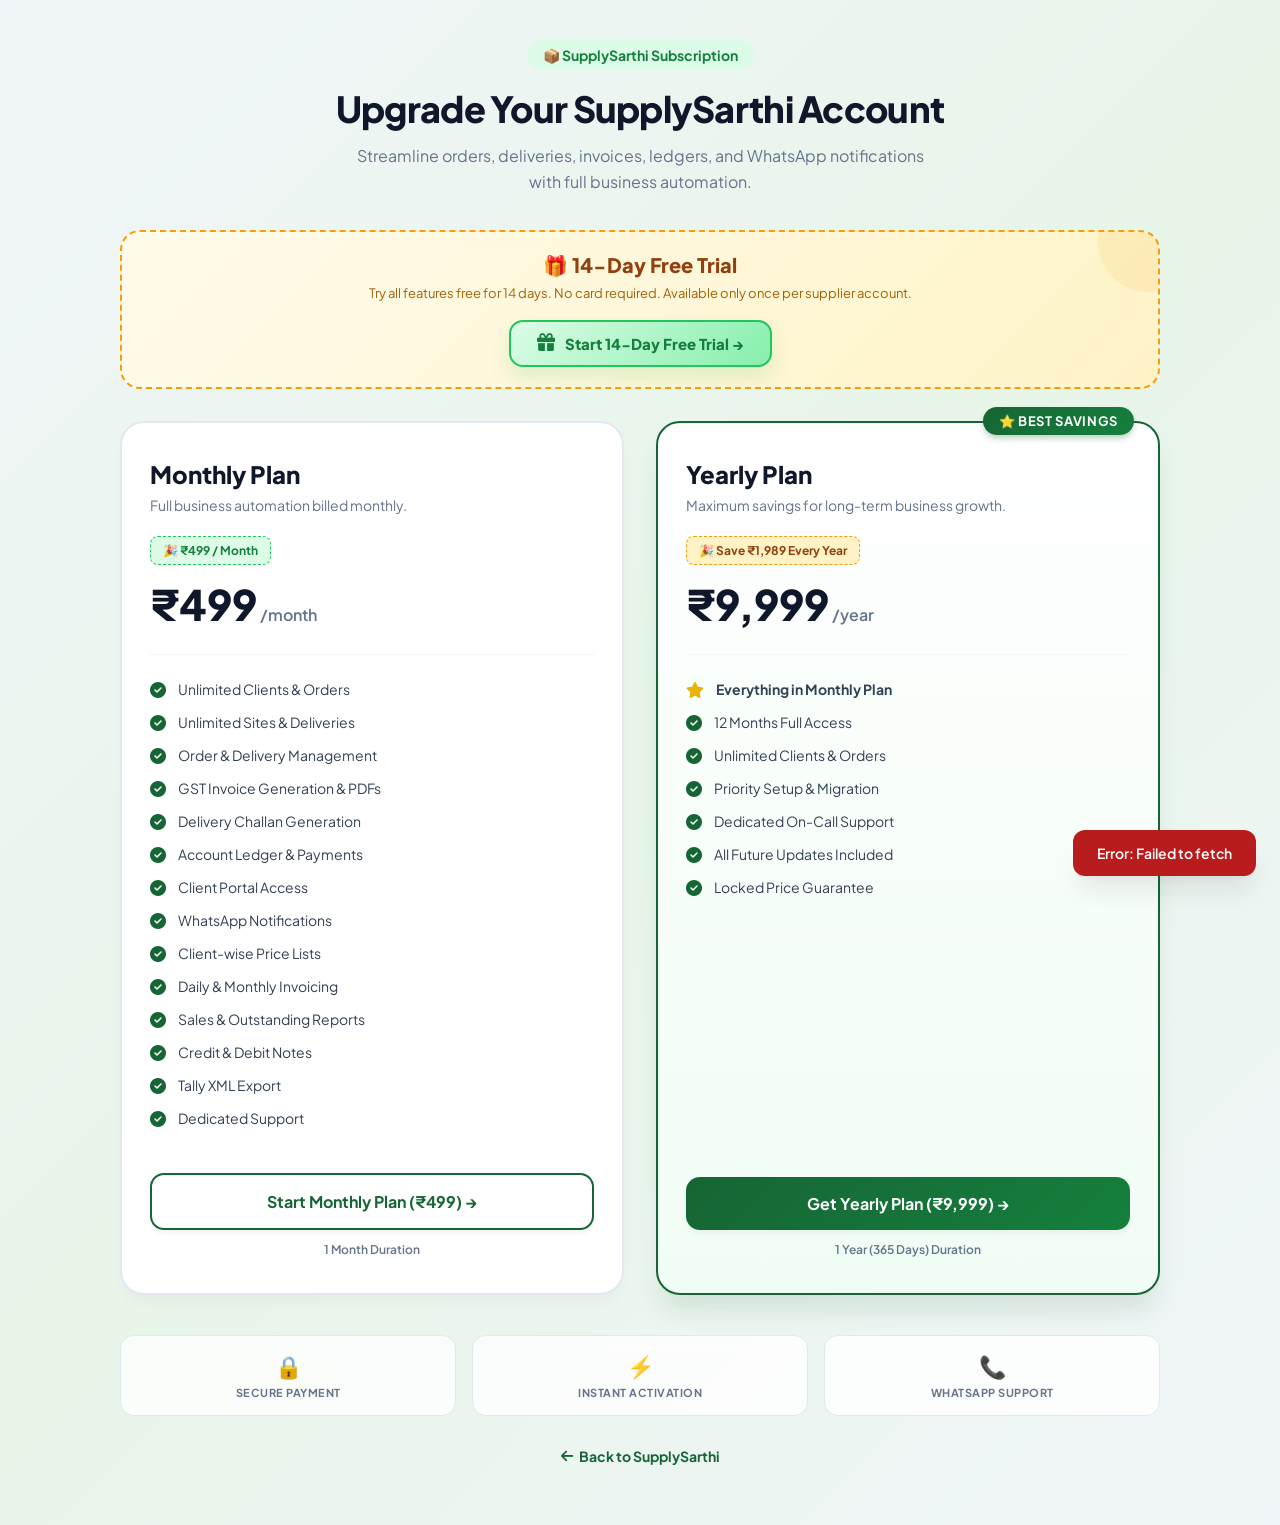
<file: subscription.html>
<!DOCTYPE html>
<html lang="en">
<head>
  <meta charset="UTF-8">
  <meta name="viewport" content="width=device-width, initial-scale=1.0, maximum-scale=1.0">
  <title>SupplySarthi | Flexible Subscription Plans</title>
  <link rel="preconnect" href="https://fonts.googleapis.com">
  <link rel="preconnect" href="https://fonts.gstatic.com" crossorigin>
  <link href="https://fonts.googleapis.com/css2?family=Plus+Jakarta+Sans:wght@400;500;600;700;800&display=swap" rel="stylesheet">
  <link rel="stylesheet" href="https://cdnjs.cloudflare.com/ajax/libs/font-awesome/6.4.0/css/all.min.css">
  <link rel="stylesheet" href="styles.css">
  <style>
    :root {
      --primary: #166534;
      --primary-dark: #14532d;
      --primary-light: #dcfce7;
      --accent: #f59e0b;
      --bg: #f8fafc;
      --card-bg: #ffffff;
      --text: #0f172a;
      --text-muted: #64748b;
      --border: #e2e8f0;
      --shadow-lg: 0 20px 25px -5px rgba(0, 0, 0, 0.08), 0 8px 10px -6px rgba(0, 0, 0, 0.04);
    }
    
    body {
      font-family: 'Plus Jakarta Sans', sans-serif;
      background: linear-gradient(135deg, #f1f5f9 0%, #e8f5e9 50%, #f1f5f9 100%);
      color: var(--text);
      margin: 0;
      padding: 0;
      min-height: 100vh;
    }

    .sub-container {
      max-width: 1080px;
      margin: 0 auto;
      padding: 40px 20px 60px;
    }

    .sub-header {
      text-align: center;
      margin-bottom: 36px;
    }

    .sub-badge {
      display: inline-flex;
      align-items: center;
      gap: 6px;
      padding: 6px 16px;
      background: #dcfce7;
      color: #15803d;
      border-radius: 9999px;
      font-size: 14px;
      font-weight: 700;
      margin-bottom: 16px;
    }

    .sub-title {
      font-size: 36px;
      font-weight: 800;
      color: #0f172a;
      margin: 0 0 12px;
      letter-spacing: -0.02em;
    }

    .sub-subtitle {
      font-size: 16px;
      color: #64748b;
      margin: 0 auto;
      max-width: 600px;
      line-height: 1.6;
    }

    /* ——— Trial Section ——— */
    .trial-section {
      background: linear-gradient(135deg, #fffbeb 0%, #fef3c7 100%);
      border: 2px dashed #f59e0b;
      border-radius: 20px;
      padding: 20px 28px;
      margin-bottom: 32px;
      text-align: center;
      position: relative;
      overflow: hidden;
    }

    .trial-section::before {
      content: '';
      position: absolute;
      top: -40px;
      right: -40px;
      width: 100px;
      height: 100px;
      background: rgba(245, 158, 11, 0.1);
      border-radius: 50%;
    }

    .trial-title {
      font-size: 20px;
      font-weight: 800;
      color: #92400e;
      margin: 0 0 6px;
    }

    .trial-desc {
      font-size: 13px;
      color: #a16207;
      margin: 0 0 16px;
      line-height: 1.5;
    }

    .btn-trial {
      display: inline-flex;
      align-items: center;
      gap: 10px;
      background: linear-gradient(135deg, #dcfce7, #86efac);
      color: #15803d;
      border: 2px solid #22c55e;
      padding: 12px 26px;
      border-radius: 14px;
      font-size: 15px;
      font-weight: 800;
      cursor: pointer;
      box-shadow: 0 10px 20px rgba(34, 197, 94, 0.15);
      transition: transform 0.2s, box-shadow 0.2s;
      font-family: inherit;
    }

    .btn-trial:hover {
      transform: translateY(-2px);
      box-shadow: 0 14px 28px rgba(34, 197, 94, 0.25);
    }

    .trial-used-msg {
      background: rgba(100, 116, 139, 0.08);
      border: 1.5px solid #cbd5e1;
      border-radius: 12px;
      padding: 14px 18px;
      margin-bottom: 32px;
      text-align: center;
      font-size: 13px;
      color: #64748b;
      font-weight: 600;
      display: none;
    }

    /* ——— Grid & Cards ——— */
    .plans-grid {
      display: grid;
      grid-template-columns: repeat(auto-fit, minmax(320px, 1fr));
      gap: 32px;
      align-items: stretch;
    }

    .plan-card {
      background: #ffffff;
      border: 2px solid var(--border);
      border-radius: 24px;
      padding: 36px 28px;
      position: relative;
      display: flex;
      flex-direction: column;
      box-shadow: 0 10px 15px -3px rgba(0,0,0,0.03);
      transition: transform 0.2s ease, box-shadow 0.2s ease;
    }

    .plan-card:hover {
      transform: translateY(-4px);
      box-shadow: var(--shadow-lg);
    }

    .plan-card.featured {
      border-color: var(--primary);
      background: linear-gradient(180deg, #ffffff 0%, #f0fdf4 100%);
      box-shadow: 0 20px 25px -5px rgba(22, 101, 52, 0.12);
    }

    .featured-tag {
      position: absolute;
      top: -16px;
      right: 24px;
      background: linear-gradient(135deg, #166534, #15803d);
      color: #ffffff;
      font-weight: 700;
      font-size: 13px;
      padding: 6px 16px;
      border-radius: 9999px;
      letter-spacing: 0.05em;
      text-transform: uppercase;
      box-shadow: 0 4px 6px -1px rgba(22, 101, 52, 0.3);
    }

    .plan-name {
      font-size: 24px;
      font-weight: 800;
      color: #0f172a;
      margin: 0 0 6px;
      display: flex;
      align-items: center;
      gap: 10px;
    }

    .plan-desc {
      font-size: 14px;
      color: #64748b;
      margin: 0 0 20px;
      line-height: 1.5;
    }

    .plan-price-box {
      margin-bottom: 24px;
      padding-bottom: 24px;
      border-bottom: 1px solid #f1f5f9;
    }

    .promo-banner {
      background: #dcfce7;
      color: #15803d;
      border: 1px dashed #22c55e;
      padding: 6px 12px;
      border-radius: 8px;
      font-size: 12px;
      font-weight: 700;
      margin-bottom: 12px;
      display: inline-block;
    }

    .price-value {
      font-size: 42px;
      font-weight: 800;
      color: #0f172a;
    }

    .price-period {
      font-size: 16px;
      color: #64748b;
      font-weight: 600;
    }

    .feature-list {
      list-style: none;
      padding: 0;
      margin: 0 0 32px;
      flex-grow: 1;
    }

    .feature-item {
      display: flex;
      align-items: flex-start;
      gap: 12px;
      font-size: 14px;
      color: #334155;
      margin-bottom: 12px;
      line-height: 1.5;
    }

    .feature-item i {
      color: #166534;
      font-size: 16px;
      margin-top: 3px;
      flex-shrink: 0;
    }

    .btn-plan {
      display: block;
      width: 100%;
      padding: 16px;
      border-radius: 14px;
      font-size: 16px;
      font-weight: 700;
      text-align: center;
      cursor: pointer;
      border: none;
      transition: all 0.2s ease;
      box-shadow: 0 4px 6px -1px rgba(0, 0, 0, 0.05);
      font-family: inherit;
    }

    .btn-plan-primary {
      background: linear-gradient(135deg, #166534, #15803d);
      color: #ffffff;
    }

    .btn-plan-primary:hover {
      background: linear-gradient(135deg, #14532d, #166534);
      box-shadow: 0 10px 15px -3px rgba(22, 101, 52, 0.3);
    }

    .btn-plan-outline {
      background: #ffffff;
      color: var(--primary);
      border: 2px solid var(--primary);
    }

    .btn-plan-outline:hover {
      background: #f0fdf4;
    }

    .plan-footer {
      text-align: center;
      font-size: 12px;
      color: #64748b;
      margin-top: 12px;
      font-weight: 600;
    }

    .trust-section {
      margin-top: 40px;
      text-align: center;
    }

    .trust-grid {
      display: grid;
      grid-template-columns: repeat(3, 1fr);
      gap: 16px;
      margin-top: 16px;
    }

    .trust-item {
      background: rgba(255,255,255,0.8);
      backdrop-filter: blur(8px);
      border: 1px solid var(--border);
      border-radius: 14px;
      padding: 16px 12px;
      text-align: center;
    }

    .trust-icon {
      font-size: 22px;
      margin-bottom: 6px;
    }

    .trust-label {
      font-size: 11px;
      font-weight: 700;
      color: var(--text-muted);
      text-transform: uppercase;
      letter-spacing: 0.5px;
    }

    .back-link {
      text-align: center;
      margin-top: 28px;
    }

    .back-link a {
      color: var(--primary);
      font-weight: 700;
      font-size: 14px;
      text-decoration: none;
      display: inline-flex;
      align-items: center;
      gap: 6px;
    }

    .toast-box {
      position: fixed;
      bottom: 24px;
      right: 24px;
      padding: 14px 24px;
      border-radius: 12px;
      background: #0f172a;
      color: #fff;
      font-weight: 600;
      z-index: 9999;
      display: none;
      box-shadow: var(--shadow-lg);
      max-width: 380px;
      font-size: 14px;
    }
    .toast-box.show { display: block; }

    @media (max-width: 640px) {
      .sub-title { font-size: 28px; }
      .trust-grid { grid-template-columns: 1fr; }
    }
  </style>
</head>
<body>

  <div class="sub-container">
    <div class="sub-header">
      <div class="sub-badge">📦 SupplySarthi Subscription</div>
      <h1 class="sub-title">Upgrade Your SupplySarthi Account</h1>
      <p class="sub-subtitle">Streamline orders, deliveries, invoices, ledgers, and WhatsApp notifications with full business automation.</p>
    </div>

    <!-- FREE TRIAL SECTION (shown only if trial not used) -->
    <div id="trialSection" class="trial-section">
      <h3 class="trial-title">🎁 14-Day Free Trial</h3>
      <p class="trial-desc">Try all features free for 14 days. No card required. Available only once per supplier account.</p>
      <button class="btn-trial" onclick="startFreeTrialDirect()">
        <i class="fa fa-gift" style="font-size:18px;"></i> Start 14-Day Free Trial →
      </button>
    </div>

    <!-- TRIAL ALREADY USED MESSAGE -->
    <div id="trialUsedMsg" class="trial-used-msg">
      <i class="fa fa-circle-check"></i> Your 14-day free trial has already been used. Please select a subscription plan below to continue.
    </div>

    <div class="plans-grid">

      <!-- Monthly Plan Card -->
      <div class="plan-card">
        <div class="plan-name">
          <span>Monthly Plan</span>
        </div>
        <p class="plan-desc">Full business automation billed monthly.</p>
        
        <div class="plan-price-box">
          <div class="promo-banner">🎉 ₹499 / Month</div>
          <div>
            <span class="price-value">₹499</span>
            <span class="price-period">/month</span>
          </div>
        </div>

        <ul class="feature-list">
          <li class="feature-item"><i class="fa-solid fa-check-circle"></i> <span>Unlimited Clients & Orders</span></li>
          <li class="feature-item"><i class="fa-solid fa-check-circle"></i> <span>Unlimited Sites & Deliveries</span></li>
          <li class="feature-item"><i class="fa-solid fa-check-circle"></i> <span>Order & Delivery Management</span></li>
          <li class="feature-item"><i class="fa-solid fa-check-circle"></i> <span>GST Invoice Generation & PDFs</span></li>
          <li class="feature-item"><i class="fa-solid fa-check-circle"></i> <span>Delivery Challan Generation</span></li>
          <li class="feature-item"><i class="fa-solid fa-check-circle"></i> <span>Account Ledger & Payments</span></li>
          <li class="feature-item"><i class="fa-solid fa-check-circle"></i> <span>Client Portal Access</span></li>
          <li class="feature-item"><i class="fa-solid fa-check-circle"></i> <span>WhatsApp Notifications</span></li>
          <li class="feature-item"><i class="fa-solid fa-check-circle"></i> <span>Client-wise Price Lists</span></li>
          <li class="feature-item"><i class="fa-solid fa-check-circle"></i> <span>Daily & Monthly Invoicing</span></li>
          <li class="feature-item"><i class="fa-solid fa-check-circle"></i> <span>Sales & Outstanding Reports</span></li>
          <li class="feature-item"><i class="fa-solid fa-check-circle"></i> <span>Credit & Debit Notes</span></li>
          <li class="feature-item"><i class="fa-solid fa-check-circle"></i> <span>Tally XML Export</span></li>
          <li class="feature-item"><i class="fa-solid fa-check-circle"></i> <span>Dedicated Support</span></li>
        </ul>

        <button class="btn-plan btn-plan-outline" onclick="startSubscriptionCheckout('monthly')">
          Start Monthly Plan (₹499) →
        </button>
        <div class="plan-footer">1 Month Duration</div>
      </div>

      <!-- Yearly Plan Card (Featured) -->
      <div class="plan-card featured">
        <div class="featured-tag">⭐ Best Savings</div>
        <div class="plan-name">
          <span>Yearly Plan</span>
        </div>
        <p class="plan-desc">Maximum savings for long-term business growth.</p>
        
        <div class="plan-price-box">
          <div class="promo-banner" style="background:#fef3c7;color:#92400e;border-color:#f59e0b;">🎉 Save ₹1,989 Every Year</div>
          <div>
            <span class="price-value">₹9,999</span>
            <span class="price-period">/year</span>
          </div>
        </div>

        <ul class="feature-list">
          <li class="feature-item"><i class="fa-solid fa-star" style="color:#eab308;"></i> <strong>Everything in Monthly Plan</strong></li>
          <li class="feature-item"><i class="fa-solid fa-check-circle"></i> <span>12 Months Full Access</span></li>
          <li class="feature-item"><i class="fa-solid fa-check-circle"></i> <span>Unlimited Clients & Orders</span></li>
          <li class="feature-item"><i class="fa-solid fa-check-circle"></i> <span>Priority Setup & Migration</span></li>
          <li class="feature-item"><i class="fa-solid fa-check-circle"></i> <span>Dedicated On-Call Support</span></li>
          <li class="feature-item"><i class="fa-solid fa-check-circle"></i> <span>All Future Updates Included</span></li>
          <li class="feature-item"><i class="fa-solid fa-check-circle"></i> <span>Locked Price Guarantee</span></li>
        </ul>

        <button class="btn-plan btn-plan-primary" onclick="startSubscriptionCheckout('yearly')">
          Get Yearly Plan (₹9,999) →
        </button>
        <div class="plan-footer">1 Year (365 Days) Duration</div>
      </div>

    </div>

    <!-- TRUST BADGES -->
    <div class="trust-section">
      <div class="trust-grid">
        <div class="trust-item">
          <div class="trust-icon">🔒</div>
          <div class="trust-label">Secure Payment</div>
        </div>
        <div class="trust-item">
          <div class="trust-icon">⚡</div>
          <div class="trust-label">Instant Activation</div>
        </div>
        <div class="trust-item">
          <div class="trust-icon">📞</div>
          <div class="trust-label">WhatsApp Support</div>
        </div>
      </div>
    </div>

    <!-- BACK LINK -->
    <div class="back-link">
      <a href="index.html"><i class="fa fa-arrow-left"></i> Back to SupplySarthi</a>
    </div>
  </div>

  <div id="toast" class="toast-box"></div>

  <!-- Busy Overlay -->
  <div id="busyOverlay" class="busy-overlay" style="display:none;position:fixed;inset:0;background:rgba(15,23,42,0.6);backdrop-filter:blur(4px);z-index:10000;justify-content:center;align-items:center;color:#fff;text-align:center;">
    <div style="background:#ffffff;color:#0f172a;padding:32px 48px;border-radius:20px;box-shadow:var(--shadow-lg);">
      <i class="fa-solid fa-circle-notch fa-spin" style="font-size:36px;color:#166534;margin-bottom:16px;"></i>
      <h3 id="busyTitle" style="margin:0 0 8px;font-size:20px;">Please wait</h3>
      <p id="busySubtitle" style="margin:0;color:#64748b;font-size:14px;">Processing...</p>
    </div>
  </div>

  <script src="https://checkout.razorpay.com/v1/checkout.js"></script>
  <script src="config.js"></script>
  <script>
    document.addEventListener('DOMContentLoaded', function () {
      api('getSubscriptionInfo', {}, function (r) {
        if (r && (r.hasUsedTrial || r.canUseFreeTrial === false || r.plan)) {
          var trialSec = document.getElementById('trialSection');
          if (trialSec) trialSec.style.display = 'none';
          var trialUsed = document.getElementById('trialUsedMsg');
          if (trialUsed) trialUsed.style.display = 'block';
        }
      });
    });

    function toast(msg, isErr) {
      var t = document.getElementById('toast');
      t.textContent = msg;
      t.style.background = isErr ? '#b91c1c' : '#166534';
      t.classList.add('show');
      setTimeout(function () { t.classList.remove('show'); }, 4000);
    }
    function beginBusy(title, subtitle) {
      document.getElementById('busyTitle').textContent = title || 'Please wait';
      document.getElementById('busySubtitle').textContent = subtitle || 'Processing...';
      document.getElementById('busyOverlay').style.display = 'flex';
    }
    function endBusy() {
      document.getElementById('busyOverlay').style.display = 'none';
    }
    function api(action, payload, cb, errCb) {
      var body = Object.assign({ action: action }, payload || {});
      fetch(CONFIG.GAS_URL, {
        method: 'POST',
        headers: { 'Content-Type': 'text/plain;charset=utf-8' },
        body: JSON.stringify(body)
      })
      .then(function (r) { return r.json(); })
      .then(function (data) { if (cb) cb(data); })
      .catch(function (err) { if (errCb) errCb(err); else toast('Error: ' + err.message, true); });
    }
    function startFreeTrialDirect() {
      beginBusy('Activating Free Trial', 'Setting up your 14-day trial...');
      api('startFreeTrial', {}, function (r) {
        endBusy();
        if (r && r.success) {
          toast('🎉 ' + (r.message || '14-Day Free Trial activated!'), false);
          setTimeout(function () { window.location.href = 'index.html'; }, 1200);
        } else {
          toast('❌ ' + (r ? r.message : 'Trial activation failed'), true);
        }
      }, function (err) {
        endBusy();
        toast('❌ Error: ' + err.message, true);
      });
    }
  </script>
  <script src="razorpay.js"></script>
</body>
</html>
</file>
<file: styles.css>
@import url('https://fonts.googleapis.com/css2?family=Inter:wght@400;500;600;700;800;900&display=swap');

* {
  margin: 0;
  padding: 0;
  box-sizing: border-box;
}

:root {
  --green-dark: #052e16;
  --green-mid: #14532d;
  --green-bright: #16a34a;
  --green-light: #4ade80;
  --accent: #f59e0b;
  --accent2: #ef4444;
  --bg: #f0fdf4;
  --white: #ffffff;
  --text: #0f1f14;
  --muted: #5a7065;
  --border: #bbf7d0;
  --sidebar-w: 240px;
  --shadow: 0 1px 3px rgba(5, 46, 22, 0.06), 0 4px 16px rgba(5, 46, 22, 0.08);
  --shadow-lg: 0 8px 32px rgba(5, 46, 22, 0.12), 0 2px 8px rgba(5, 46, 22, 0.06);
  --radius: 14px;
  --radius-sm: 9px;
  --radius-lg: 20px;
}

body {
  font-family: 'Inter', sans-serif;
  background: var(--bg);
  color: var(--text);
  min-height: 100vh;
  -webkit-font-smoothing: antialiased;
}

.brand-stack {
  display: flex;
  flex-direction: column;
  min-width: 0;
  line-height: 1.15;
}

.brand-name {
  font-weight: 800;
  white-space: nowrap;
  overflow: hidden;
  text-overflow: ellipsis;
  letter-spacing: -0.3px;
}

.brand-powered {
  font-size: 10px;
  opacity: 0.65;
  letter-spacing: 0.5px;
  white-space: nowrap;
  overflow: hidden;
  text-overflow: ellipsis;
}

.brand-powered-accent {
  font-weight: 700;
  opacity: 1;
}

/* ===== SCREEN SYSTEM ===== */
.screen {
  display: none !important;
}

.screen.active {
  display: block !important;
}

/* ===== LOADER ===== */
#loader {
  position: fixed;
  inset: 0;
  background: linear-gradient(135deg, var(--green-dark) 0%, #0d3320 50%, #052e16 100%);
  display: flex;
  flex-direction: column;
  align-items: center;
  justify-content: center;
  z-index: 9999;
  color: white;
  gap: 20px;
}

#loader::before {
  content: '';
  position: absolute;
  width: 600px;
  height: 600px;
  border-radius: 50%;
  background: radial-gradient(circle, rgba(22, 163, 74, 0.18) 0%, transparent 70%);
  animation: loaderPulse 3s ease-in-out infinite;
}

@keyframes loaderPulse {

  0%,
  100% {
    transform: scale(1);
    opacity: 0.6;
  }

  50% {
    transform: scale(1.15);
    opacity: 1;
  }
}

#loader .logo {
  font-size: 52px;
  filter: drop-shadow(0 0 24px rgba(74, 222, 128, 0.4));
  position: relative;
  z-index: 1;
}

#loader h1 {
  font-size: 24px;
  font-weight: 800;
  letter-spacing: -0.5px;
  position: relative;
  z-index: 1;
}

#loader .brand-powered {
  opacity: 0.65;
  color: rgba(187, 247, 208, 0.9);
  position: relative;
  z-index: 1;
}

#loader p {
  font-size: 13px;
  opacity: 0.5;
  position: relative;
  z-index: 1;
  letter-spacing: 0.5px;
}

.spinner {
  width: 36px;
  height: 36px;
  border: 3px solid rgba(255, 255, 255, 0.15);
  border-top-color: rgba(74, 222, 128, 0.9);
  border-radius: 50%;
  animation: spin 0.75s linear infinite;
  position: relative;
  z-index: 1;
}

@keyframes spin {
  to {
    transform: rotate(360deg);
  }
}

/* ===== GLOBAL BUSY OVERLAY ===== */
#busyOverlay {
  position: fixed;
  inset: 0;
  display: none;
  align-items: center;
  justify-content: center;
  background: rgba(5, 46, 22, 0.4);
  backdrop-filter: blur(4px);
  -webkit-backdrop-filter: blur(4px);
  z-index: 9998;
  padding: 18px;
}

#busyOverlay.open {
  display: flex;
}

.busy-card {
  width: 100%;
  max-width: 400px;
  background: rgba(255, 255, 255, 0.97);
  border: 1px solid rgba(187, 247, 208, 0.8);
  border-radius: var(--radius-lg);
  box-shadow: 0 24px 64px rgba(5, 46, 22, 0.22);
  padding: 20px 24px;
  display: flex;
  align-items: center;
  gap: 16px;
}

.busy-spin {
  width: 38px;
  height: 38px;
  border: 3px solid rgba(22, 163, 74, 0.15);
  border-top-color: var(--green-bright);
  border-radius: 50%;
  animation: spin 0.75s linear infinite;
  flex: 0 0 auto;
}

.busy-ttl {
  font-size: 14px;
  font-weight: 700;
  color: var(--green-dark);
  margin-bottom: 3px;
  letter-spacing: -0.2px;
}

.busy-sub {
  font-size: 12px;
  color: var(--muted);
}

/* ===== LEDGER ===== */
.ledger-sum {
  margin-top: 16px;
  display: grid;
  grid-template-columns: repeat(3, 1fr);
  gap: 12px;
}

.ledger-sum .ls-card {
  border: 1px solid var(--border);
  border-radius: var(--radius);
  padding: 14px 16px;
  background: white;
  display: flex;
  align-items: center;
  justify-content: space-between;
  gap: 12px;
  box-shadow: var(--shadow);
}

.ledger-sum .ls-lbl {
  font-size: 10px;
  color: var(--muted);
  font-weight: 700;
  text-transform: uppercase;
  letter-spacing: 0.7px;
  margin-bottom: 5px;
}

.ledger-sum .ls-val {
  font-size: 17px;
  font-weight: 800;
  color: var(--text);
  letter-spacing: -0.3px;
}

.ledger-sum .ls-icon {
  width: 36px;
  height: 36px;
  border-radius: 10px;
  display: flex;
  align-items: center;
  justify-content: center;
  flex: 0 0 auto;
  font-size: 15px;
}

@media(max-width:640px) {
  .ledger-sum {
    grid-template-columns: 1fr;
  }
}

/* ===== LOGIN SCREEN ===== */
#loginScreen {
  min-height: 100vh;
  display: flex;
  align-items: center;
  justify-content: center;
  padding: 24px;
  background:
    radial-gradient(ellipse 900px 700px at 15% 15%, rgba(22, 163, 74, 0.12) 0%, transparent 65%),
    radial-gradient(ellipse 700px 500px at 85% 80%, rgba(245, 158, 11, 0.08) 0%, transparent 65%),
    linear-gradient(160deg, #e8f5ea 0%, #f0fdf4 50%, #ecfdf5 100%);
  background-attachment: fixed;
}

#loginScreen.active {
  display: flex !important;
}

.login-shell {
  width: 100%;
  max-width: 440px;
}

#loginBox {
  --loginA: var(--green-dark);
  --loginB: var(--green-bright);
  --loginRing: rgba(22, 163, 74, 0.2);
  --loginSoft: rgba(22, 163, 74, 0.12);
  width: 100%;
  border-radius: 28px;
  overflow: hidden;
  border: 1px solid rgba(255, 255, 255, 0.7);
  box-shadow: 0 32px 80px rgba(5, 46, 22, 0.16), 0 4px 16px rgba(5, 46, 22, 0.08), inset 0 1px 0 rgba(255, 255, 255, 0.9);
  background: rgba(255, 255, 255, 0.92);
  backdrop-filter: blur(32px);
  -webkit-backdrop-filter: blur(32px);
  transition: all 0.4s cubic-bezier(0.16, 1, 0.3, 1);
  display: flex;
  flex-direction: column;
}

#loginBox.mode-admin {
  --loginA: #052e16;
  --loginB: #16a34a;
  --loginRing: rgba(22, 163, 74, 0.22);
  --loginSoft: rgba(22, 163, 74, 0.12);
}

#loginBox.mode-client {
  --loginA: #1e3a8a;
  --loginB: #0284c7;
  --loginRing: rgba(2, 132, 199, 0.22);
  --loginSoft: rgba(30, 58, 138, 0.10);
}

.login-hero {
  position: relative;
  padding: 44px 36px 34px;
  color: #fff;
  background: linear-gradient(140deg, var(--loginA) 0%, var(--loginB) 100%);
  text-align: center;
  display: flex;
  flex-direction: column;
  align-items: center;
  gap: 16px;
  overflow: hidden;
}

.login-hero::before {
  content: '';
  position: absolute;
  top: -40%;
  right: -20%;
  width: 280px;
  height: 280px;
  border-radius: 50%;
  background: rgba(255, 255, 255, 0.07);
  pointer-events: none;
}

.login-hero::after {
  content: '';
  position: absolute;
  bottom: -30px;
  left: 0;
  right: 0;
  height: 60px;
  background: rgba(255, 255, 255, 0.92);
  filter: blur(16px);
  border-radius: 50%;
  transform: scaleX(1.2);
}

.login-brand {
  display: flex;
  flex-direction: column;
  align-items: center;
  gap: 14px;
  position: relative;
  z-index: 2;
}

.login-brand-icon {
  width: 64px;
  height: 64px;
  border-radius: 20px;
  background: rgba(255, 255, 255, 0.18);
  border: 1.5px solid rgba(255, 255, 255, 0.3);
  display: flex;
  align-items: center;
  justify-content: center;
  font-size: 30px;
  box-shadow: 0 12px 32px rgba(0, 0, 0, 0.15), inset 0 1px 0 rgba(255, 255, 255, 0.3);
  backdrop-filter: blur(12px);
}

.login-logo-sub {
  font-size: 11px;
  opacity: 0.8;
  letter-spacing: 0.8px;
  margin-top: 4px;
}

.login-hero-title {
  font-size: 26px;
  font-weight: 800;
  letter-spacing: -0.6px;
  line-height: 1.2;
  position: relative;
  z-index: 2;
}

.login-hero-sub {
  font-size: 13px;
  opacity: 0.85;
  line-height: 1.6;
  max-width: 300px;
  margin: 0 auto;
  position: relative;
  z-index: 2;
  font-weight: 500;
}

.login-card {
  padding: 0 32px 38px;
  background: transparent;
  position: relative;
  z-index: 3;
  display: flex;
  flex-direction: column;
  gap: 22px;
}

.tab-row {
  display: flex;
  align-items: center;
  gap: 6px;
  padding: 5px;
  border-radius: 18px;
  position: relative;
  margin-top: -22px;
  z-index: 10;
  box-shadow: 0 8px 28px rgba(0, 0, 0, 0.08);
  background: #fff;
  border: 1px solid rgba(0, 0, 0, 0.04);
}

.tab-btn {
  flex: 1;
  padding: 11px 16px;
  border: none;
  background: transparent;
  border-radius: 14px;
  font-family: inherit;
  font-size: 13px;
  font-weight: 700;
  color: var(--muted);
  cursor: pointer;
  transition: all 0.3s cubic-bezier(0.16, 1, 0.3, 1);
  display: flex;
  align-items: center;
  justify-content: center;
  gap: 8px;
  letter-spacing: -0.1px;
}

.tab-btn:hover {
  color: var(--text);
  background: var(--bg);
}

.tab-btn.active {
  background: linear-gradient(135deg, var(--loginA), var(--loginB));
  color: #fff;
  box-shadow: 0 6px 18px var(--loginSoft);
}

.lform {
  display: none;
  animation: formFadeIn 0.35s ease forwards;
}

@keyframes formFadeIn {
  from {
    opacity: 0;
    transform: translateY(8px);
  }

  to {
    opacity: 1;
    transform: translateY(0);
  }
}

.lform.active {
  display: block;
}

.fgroup {
  margin-bottom: 18px;
}

.fgroup label {
  display: block;
  font-size: 11px;
  font-weight: 700;
  color: var(--text);
  margin-bottom: 8px;
  text-transform: uppercase;
  letter-spacing: 0.9px;
}

.inp-wrap {
  position: relative;
}

.inp-wrap i {
  position: absolute;
  left: 16px;
  top: 50%;
  transform: translateY(-50%);
  color: var(--muted);
  font-size: 14px;
  transition: color 0.25s ease;
  pointer-events: none;
}

.inp-wrap input {
  width: 100%;
  padding: 14px 14px 14px 46px;
  border: 1.5px solid #e2e8e5;
  border-radius: 14px;
  font-family: inherit;
  font-size: 14px;
  font-weight: 500;
  color: var(--text);
  background: rgba(240, 253, 244, 0.5);
  outline: none;
  transition: all 0.25s ease;
}

.inp-wrap input::placeholder {
  color: #94a3b8;
  font-weight: 400;
}

.inp-wrap input:focus {
  background: #fff;
  border-color: var(--loginB, var(--green-bright));
  box-shadow: 0 0 0 4px var(--loginRing);
}

.inp-wrap:focus-within i {
  color: var(--loginB, var(--green-bright));
}

.btn-login {
  width: 100%;
  padding: 16px;
  background: linear-gradient(135deg, var(--loginA), var(--loginB));
  color: white;
  border: none;
  border-radius: 14px;
  font-family: inherit;
  font-size: 15px;
  font-weight: 700;
  cursor: pointer;
  transition: all 0.3s cubic-bezier(0.16, 1, 0.3, 1);
  display: flex;
  align-items: center;
  justify-content: center;
  gap: 10px;
  margin-top: 10px;
  box-shadow: 0 8px 24px var(--loginSoft);
  letter-spacing: -0.2px;
}

.btn-login:hover {
  transform: translateY(-2px);
  box-shadow: 0 14px 32px var(--loginRing);
  filter: brightness(1.06);
}

.btn-login:active {
  transform: translateY(0);
}

.btn-login:disabled {
  opacity: 0.55;
  transform: none;
  cursor: not-allowed;
  box-shadow: none;
}

.err-box {
  background: #fef2f2;
  border: 1px solid #fecaca;
  color: #dc2626;
  padding: 12px 14px;
  border-radius: 12px;
  font-size: 13px;
  margin-top: 12px;
  display: none;
  font-weight: 600;
  animation: errShake 0.4s ease;
  align-items: center;
  gap: 8px;
}

@keyframes errShake {

  0%,
  100% {
    transform: translateX(0);
  }

  25% {
    transform: translateX(-4px);
  }

  75% {
    transform: translateX(4px);
  }
}

/* ===== ADMIN LAYOUT ===== */
#adminScreen {
  display: none;
  min-height: 100vh;
}

#adminScreen.active {
  display: flex !important;
  flex-direction: row;
}

.sidebar {
  width: var(--sidebar-w);
  background: linear-gradient(180deg, #052e16 0%, #061f10 100%);
  color: white;
  position: fixed;
  top: 0;
  left: 0;
  height: 100vh;
  display: flex;
  flex-direction: column;
  z-index: 100;
  overflow-y: auto;
  overflow-x: hidden;
  transition: transform 0.3s cubic-bezier(0.16, 1, 0.3, 1);
  scrollbar-width: none;
}

.sidebar::-webkit-scrollbar {
  display: none;
}

.sb-logo {
  padding: 20px 16px 16px;
  display: flex;
  align-items: center;
  gap: 12px;
  border-bottom: 1px solid rgba(255, 255, 255, 0.08);
}

.sb-logo>div {
  min-width: 0;
}

.sb-icon {
  width: 38px;
  height: 38px;
  background: linear-gradient(135deg, var(--green-bright), #22c55e);
  border-radius: 11px;
  display: flex;
  align-items: center;
  justify-content: center;
  font-size: 18px;
  flex: 0 0 auto;
  box-shadow: 0 4px 14px rgba(22, 163, 74, 0.4);
}

.sb-text {
  font-size: 14px;
  font-weight: 800;
  white-space: nowrap;
  overflow: hidden;
  text-overflow: ellipsis;
  letter-spacing: -0.3px;
}

.sb-sub {
  font-size: 10px;
  opacity: 0.4;
  letter-spacing: 0.8px;
  white-space: nowrap;
  overflow: hidden;
  text-overflow: ellipsis;
  margin-top: 2px;
}

.nav-sec {
  padding: 16px 16px 6px;
  font-size: 9px;
  text-transform: uppercase;
  letter-spacing: 1.8px;
  opacity: 0.35;
  font-weight: 700;
}

.nav-a {
  display: flex;
  align-items: center;
  gap: 10px;
  padding: 10px 12px;
  margin: 1px 10px;
  border-radius: 10px;
  cursor: pointer;
  font-size: 13px;
  font-weight: 500;
  color: rgba(255, 255, 255, 0.65);
  transition: all 0.2s ease;
  user-select: none;
  letter-spacing: -0.1px;
}

.nav-a:hover {
  background: rgba(255, 255, 255, 0.08);
  color: rgba(255, 255, 255, 0.95);
}

.nav-a.active {
  background: linear-gradient(135deg, rgba(22, 163, 74, 0.28) 0%, rgba(22, 163, 74, 0.16) 100%);
  color: #4ade80;
  font-weight: 700;
  border: 1px solid rgba(74, 222, 128, 0.18);
}

.nav-a i {
  width: 16px;
  text-align: center;
  font-size: 12px;
  opacity: 0.85;
}

.nav-badge {
  margin-left: auto;
  background: var(--accent);
  color: white;
  font-size: 9px;
  font-weight: 800;
  padding: 2px 7px;
  border-radius: 20px;
  letter-spacing: 0.3px;
}

.sb-foot {
  margin-top: auto;
  padding: 14px 16px;
  border-top: 1px solid rgba(255, 255, 255, 0.07);
  font-size: 10px;
  opacity: 0.35;
  letter-spacing: 0.3px;
}

.admin-main {
  margin-left: var(--sidebar-w);
  flex: 1;
  min-height: 100vh;
  display: flex;
  flex-direction: column;
}

.topbar {
  background: rgba(255, 255, 255, 0.96);
  backdrop-filter: blur(12px);
  -webkit-backdrop-filter: blur(12px);
  border-bottom: 1px solid rgba(187, 247, 208, 0.5);
  padding: 0 24px;
  height: 60px;
  display: flex;
  align-items: center;
  justify-content: space-between;
  position: sticky;
  top: 0;
  z-index: 50;
  box-shadow: 0 1px 12px rgba(5, 46, 22, 0.06);
}

.menu-tog {
  display: none;
  background: none;
  border: none;
  cursor: pointer;
  font-size: 20px;
  color: var(--text);
  padding: 4px;
}

.page-ttl {
  font-size: 15px;
  font-weight: 800;
  letter-spacing: -0.3px;
  color: var(--green-dark);
}

.admin-chip {
  display: flex;
  align-items: center;
  gap: 7px;
  background: linear-gradient(135deg, #f0fdf4, #dcfce7);
  border: 1px solid #bbf7d0;
  padding: 6px 14px;
  border-radius: 999px;
  font-size: 12px;
  font-weight: 700;
  color: var(--green-dark);
}

.credit-chip {
  display: flex;
  align-items: center;
  gap: 8px;
  padding: 6px 14px;
  border-radius: 999px;
  background: linear-gradient(135deg, #eef2ff, #eff6ff);
  border: 1px solid #c7d2fe;
  color: #1e40af;
  font-size: 12px;
  font-weight: 800;
  letter-spacing: -0.1px;
  box-shadow: 0 4px 14px rgba(30, 64, 175, 0.08);
  white-space: nowrap;
}

.credit-chip i {
  font-size: 11px;
}

.credit-chip-lbl {
  font-size: 10px;
  font-weight: 700;
  opacity: 0.7;
  text-transform: uppercase;
  letter-spacing: 0.8px;
}

.credit-chip-val {
  font-size: 13px;
  font-weight: 800;
  color: inherit;
}

.credit-chip--dark {
  background: rgba(255, 255, 255, 0.12);
  border: 1px solid rgba(255, 255, 255, 0.2);
  color: #fff;
  box-shadow: 0 8px 24px rgba(0, 0, 0, 0.12);
  backdrop-filter: blur(12px);
  -webkit-backdrop-filter: blur(12px);
}

@media(max-width:420px) {
  #cCreditChipMobile {
    padding: 6px 10px;
    gap: 6px;
  }

  #cCreditChipMobile .credit-chip-lbl {
    display: none;
  }
}

.admin-dot {
  width: 7px;
  height: 7px;
  background: var(--green-light);
  border-radius: 50%;
  box-shadow: 0 0 6px rgba(74, 222, 128, 0.8);
  animation: dotPulse 2s ease-in-out infinite;
}

@keyframes dotPulse {

  0%,
  100% {
    opacity: 1;
  }

  50% {
    opacity: 0.5;
  }
}

.btn-logout {
  padding: 7px 14px;
  background: white;
  border: 1.5px solid var(--border);
  border-radius: var(--radius-sm);
  font-family: inherit;
  font-size: 12px;
  font-weight: 600;
  cursor: pointer;
  color: var(--muted);
  transition: all 0.2s ease;
  display: inline-flex;
  align-items: center;
  gap: 6px;
}

.btn-logout:hover {
  border-color: var(--accent2);
  color: var(--accent2);
  background: #fef2f2;
}

.acontent {
  padding: 24px;
  flex: 1;
}

.apage {
  display: none;
}

.apage.active {
  display: block;
}

/* ===== CLIENT LAYOUT ===== */
#clientScreen {
  display: none;
}

#clientScreen.active {
  display: block !important;
}

.client-shell {
  min-height: 100vh;
}

#clientScreen .c-sidebar {
  display: none;
}

#clientScreen .c-desktop-topbar {
  display: none;
}

#clientScreen .client-main {
  margin-left: 0;
}

@media(min-width:901px) {
  #clientScreen .client-shell {
    display: flex;
  }

  #clientScreen .c-sidebar {
    display: flex;
  }

  #clientScreen .c-topnav,
  #clientScreen .bottom-nav {
    display: none;
  }

  #clientScreen .c-desktop-topbar {
    display: flex;
  }

  #clientScreen .c-content {
    max-width: none;
    margin: 0;
    padding: 24px;
    padding-bottom: 24px;
    flex: 1;
  }

  #clientScreen .client-main {
    margin-left: var(--sidebar-w);
  }
}

.c-topnav {
  background: linear-gradient(135deg, var(--green-dark), #0d3320);
  color: white;
  padding: 12px 18px;
  display: flex;
  align-items: center;
  justify-content: space-between;
  position: sticky;
  top: 0;
  z-index: 100;
  box-shadow: 0 2px 12px rgba(5, 46, 22, 0.3);
}

.c-brand {
  display: flex;
  align-items: center;
  gap: 10px;
  font-size: 15px;
  font-weight: 800;
  min-width: 0;
}

.c-topnav .brand-name {
  color: white;
}

.c-topnav .brand-powered {
  color: rgba(187, 247, 208, 0.75);
  font-size: 10px;
}

.c-topnav .brand-stack {
  max-width: 200px;
}

.c-content {
  padding: 16px;
  padding-bottom: 80px;
  max-width: 540px;
  margin: 0 auto;
}

@media(max-width:900px) {
  .c-content {
    max-width: none;
    margin: 0;
    width: 100%;
  }
}

.c-page {
  display: none;
}

.c-page.active {
  display: block;
}

.bottom-nav {
  position: fixed;
  bottom: 0;
  left: 0;
  right: 0;
  background: rgba(255, 255, 255, 0.97);
  backdrop-filter: blur(16px);
  -webkit-backdrop-filter: blur(16px);
  border-top: 1px solid rgba(187, 247, 208, 0.6);
  display: flex;
  z-index: 100;
  box-shadow: 0 -4px 20px rgba(5, 46, 22, 0.08);
  padding: 4px 8px;
  gap: 4px;
}

.bn-item {
  flex: 1;
  display: flex;
  flex-direction: column;
  align-items: center;
  padding: 8px 4px;
  cursor: pointer;
  color: var(--muted);
  font-size: 9px;
  font-weight: 600;
  transition: all 0.2s ease;
  border: none;
  background: none;
  font-family: inherit;
  border-radius: 10px;
  letter-spacing: 0.2px;
  text-transform: uppercase;
}

.bn-item i {
  font-size: 18px;
  margin-bottom: 3px;
}

.bn-item.active {
  color: var(--green-bright);
  background: rgba(22, 163, 74, 0.08);
}

/* ===== SHARED COMPONENTS ===== */
.stat-grid {
  display: grid;
  grid-template-columns: repeat(4, 1fr);
  gap: 16px;
  margin-bottom: 24px;
}

.stat-card {
  background: var(--white);
  border-radius: var(--radius);
  padding: 20px;
  box-shadow: var(--shadow);
  border: 1px solid rgba(187, 247, 208, 0.4);
  transition: transform 0.2s ease, box-shadow 0.2s ease;
}

.stat-card:hover {
  transform: translateY(-2px);
  box-shadow: var(--shadow-lg);
}

.stat-icon {
  width: 42px;
  height: 42px;
  border-radius: 11px;
  display: flex;
  align-items: center;
  justify-content: center;
  font-size: 16px;
  margin-bottom: 12px;
}

.s-green .stat-icon {
  background: linear-gradient(135deg, #dcfce7, #bbf7d0);
  color: var(--green-mid);
}

.s-orange .stat-icon {
  background: linear-gradient(135deg, #fef3c7, #fde68a);
  color: #92400e;
}

.s-red .stat-icon {
  background: linear-gradient(135deg, #fee2e2, #fecaca);
  color: #9b1c1c;
}

.s-blue .stat-icon {
  background: linear-gradient(135deg, #dbeafe, #bfdbfe);
  color: #1e40af;
}

.stat-val {
  font-size: 26px;
  font-weight: 800;
  margin-bottom: 4px;
  letter-spacing: -0.8px;
  color: var(--text);
}

.stat-lbl {
  font-size: 11px;
  color: var(--muted);
  font-weight: 500;
  letter-spacing: 0.2px;
}

.card {
  background: var(--white);
  border-radius: var(--radius);
  padding: 20px;
  box-shadow: var(--shadow);
  margin-bottom: 20px;
  border: 1px solid rgba(187, 247, 208, 0.3);
}

.card-hdr {
  display: flex;
  align-items: center;
  justify-content: space-between;
  margin-bottom: 16px;
  gap: 10px;
  flex-wrap: wrap;
}

.card-ttl {
  font-size: 14px;
  font-weight: 700;
  color: var(--text);
  letter-spacing: -0.2px;
}

.card-acts {
  display: flex;
  gap: 8px;
  align-items: center;
  flex-wrap: wrap;
}

.tbl-wrap {
  overflow-x: auto;
  border-radius: var(--radius-sm);
}

table {
  width: 100%;
  border-collapse: collapse;
}

th {
  text-align: left;
  font-size: 10px;
  font-weight: 700;
  text-transform: uppercase;
  letter-spacing: 0.8px;
  color: var(--muted);
  padding: 10px 12px;
  border-bottom: 1.5px solid var(--border);
  background: rgba(240, 253, 244, 0.6);
}

th:first-child {
  border-radius: 8px 0 0 0;
}

th:last-child {
  border-radius: 0 8px 0 0;
}

td {
  padding: 12px;
  border-bottom: 1px solid rgba(187, 247, 208, 0.4);
  font-size: 13px;
  vertical-align: middle;
}

tr:last-child td {
  border-bottom: none;
}

tbody tr:hover td {
  background: rgba(240, 253, 244, 0.8);
}

.badge {
  display: inline-flex;
  align-items: center;
  padding: 3px 10px;
  border-radius: 999px;
  font-size: 10px;
  font-weight: 700;
  text-transform: uppercase;
  letter-spacing: 0.5px;
}

.bg {
  background: #dcfce7;
  color: #14532d;
}

.bo {
  background: #fef3c7;
  color: #92400e;
}

.br {
  background: #fee2e2;
  color: #9b1c1c;
}

.bb {
  background: #dbeafe;
  color: #1e3a8a;
}

.bgr {
  background: #f4f4f5;
  color: #52525b;
}

.btn {
  padding: 8px 14px;
  border-radius: var(--radius-sm);
  font-family: inherit;
  font-size: 13px;
  font-weight: 600;
  cursor: pointer;
  border: none;
  display: inline-flex;
  align-items: center;
  gap: 6px;
  transition: all 0.2s ease;
  letter-spacing: -0.1px;
}

.btn-p {
  background: linear-gradient(135deg, var(--green-mid), var(--green-bright));
  color: white;
  box-shadow: 0 4px 12px rgba(22, 163, 74, 0.25);
}

.btn-p:hover {
  filter: brightness(1.08);
  transform: translateY(-1px);
  box-shadow: 0 6px 18px rgba(22, 163, 74, 0.32);
}

.btn-s {
  background: white;
  color: var(--text);
  border: 1.5px solid var(--border);
}

.btn-s:hover {
  border-color: var(--green-bright);
  color: var(--green-bright);
  background: #f0fdf4;
}

.btn-sm {
  padding: 5px 10px;
  font-size: 11px;
}

.btn-ico {
  padding: 7px;
  border-radius: 8px;
}

.btn-full {
  width: 100%;
  justify-content: center;
  padding: 13px;
}

.search-wrap {
  display: flex;
  align-items: center;
  gap: 7px;
  background: #f8fdf9;
  border-radius: var(--radius-sm);
  padding: 7px 12px;
  border: 1.5px solid var(--border);
  transition: all 0.2s ease;
}

.search-wrap:focus-within {
  border-color: var(--green-bright);
  box-shadow: 0 0 0 3px rgba(22, 163, 74, 0.1);
  background: white;
}

.search-wrap i {
  color: var(--muted);
  font-size: 12px;
}

.search-wrap input {
  border: none;
  background: none;
  outline: none;
  font-family: inherit;
  font-size: 13px;
  color: var(--text);
  width: 140px;
}

.pager {
  display: flex;
  justify-content: space-between;
  align-items: center;
  gap: 10px;
  flex-wrap: wrap;
  padding: 12px 4px;
  border-top: 1px solid var(--border);
  font-size: 12px;
  color: var(--muted);
}

.pager .pager-btns {
  display: flex;
  gap: 6px;
  align-items: center;
  flex-wrap: wrap;
}

.pager .pager-btns .btn {
  padding: 6px 12px;
  font-size: 12px;
}

/* ==== MODAL ==== */
.modal-ov {
  position: fixed;
  inset: 0;
  background: rgba(5, 46, 22, 0.5);
  z-index: 200;
  display: none;
  align-items: center;
  justify-content: center;
  backdrop-filter: blur(6px);
  -webkit-backdrop-filter: blur(6px);
  padding: 16px;
}

.modal-ov.open {
  display: flex;
}

.modal {
  background: var(--white);
  border-radius: 22px;
  padding: 28px;
  width: 100%;
  max-width: 500px;
  max-height: 90vh;
  overflow-y: auto;
  box-shadow: 0 32px 80px rgba(0, 0, 0, 0.22), 0 8px 32px rgba(5, 46, 22, 0.12);
  animation: mup 0.25s cubic-bezier(0.16, 1, 0.3, 1);
  border: 1px solid rgba(255, 255, 255, 0.8);
  scrollbar-width: thin;
  scrollbar-color: var(--border) transparent;
}

.modal::-webkit-scrollbar {
  width: 4px;
}

.modal::-webkit-scrollbar-track {
  background: transparent;
}

.modal::-webkit-scrollbar-thumb {
  background: var(--border);
  border-radius: 4px;
}

.modal-lg {
  max-width: 700px;
}

.modal-bot {
  border-radius: 24px 24px 0 0;
  align-self: flex-end;
  width: 100%;
  max-width: 540px;
  max-height: 92vh;
}

@keyframes mup {
  from {
    transform: translateY(20px) scale(0.98);
    opacity: 0;
  }

  to {
    transform: translateY(0) scale(1);
    opacity: 1;
  }
}

/* ==== FORGOT PASSWORD RESET FLOW ==== */
.forgot-link-container {
  display: flex;
  justify-content: flex-end;
  margin-top: 10px;
}

.forgot-pwd-link {
  font-size: 13px;
  color: var(--green-bright);
  text-decoration: none;
  font-weight: 500;
  transition: color 0.2s ease;
}

.forgot-pwd-link:hover {
  color: var(--green-dark);
  text-decoration: underline;
}

.reset-step {
  display: none;
}

.reset-step.active {
  display: block;
}

.reset-desc {
  font-size: 14px;
  color: var(--muted);
  line-height: 1.5;
  margin-bottom: 20px;
}

.otp-container {
  display: flex;
  justify-content: space-between;
  gap: 10px;
  margin: 15px 0;
}

.otp-input {
  width: 45px;
  height: 48px;
  border: 1.5px solid var(--border);
  border-radius: 10px;
  text-align: center;
  font-size: 20px;
  font-weight: bold;
  color: var(--text);
  outline: none;
  transition: all 0.2s ease;
  background: #f8fdf9;
}

.otp-input:focus {
  border-color: var(--green-bright);
  background: var(--white);
  box-shadow: 0 0 0 3px rgba(26, 71, 42, 0.1);
}

.otp-input::-webkit-outer-spin-button,
.otp-input::-webkit-inner-spin-button {
  -webkit-appearance: none;
  margin: 0;
}

.m-hdr {
  display: flex;
  justify-content: space-between;
  align-items: center;
  margin-bottom: 20px;
}

.m-ttl {
  font-size: 17px;
  font-weight: 800;
  color: var(--text);
  letter-spacing: -0.4px;
}

.m-close {
  background: var(--bg);
  border: 1.5px solid var(--border);
  border-radius: 9px;
  width: 34px;
  height: 34px;
  cursor: pointer;
  font-size: 18px;
  color: var(--muted);
  display: flex;
  align-items: center;
  justify-content: center;
  transition: all 0.2s;
}

.m-close:hover {
  background: #fee2e2;
  border-color: #fecaca;
  color: var(--accent2);
}

.m-handle {
  width: 40px;
  height: 4px;
  background: var(--border);
  border-radius: 4px;
  margin: 0 auto 18px;
}

.frow {
  display: grid;
  grid-template-columns: 1fr 1fr;
  gap: 12px;
  margin-bottom: 12px;
}

.frow.one {
  grid-template-columns: 1fr;
}

.fg label {
  display: block;
  font-size: 10px;
  font-weight: 700;
  color: var(--muted);
  margin-bottom: 5px;
  text-transform: uppercase;
  letter-spacing: 0.6px;
}

.fg input,
.fg select,
.fg textarea {
  width: 100%;
  padding: 10px 12px;
  border: 1.5px solid #e2e8e5;
  border-radius: var(--radius-sm);
  font-family: inherit;
  font-size: 13px;
  color: var(--text);
  background: #fafcfb;
  outline: none;
  transition: all 0.2s ease;
  font-weight: 500;
}

.fg input:focus,
.fg select:focus,
.fg textarea:focus {
  border-color: var(--green-bright);
  box-shadow: 0 0 0 3px rgba(22, 163, 74, 0.12);
  background: white;
}

.fg textarea {
  resize: vertical;
  min-height: 64px;
}

/* DEMAND */
.demand-item {
  display: flex;
  align-items: center;
  justify-content: space-between;
  padding: 13px 16px;
  background: linear-gradient(135deg, #f8fdf9, #f0fdf4);
  border-radius: var(--radius-sm);
  margin-bottom: 8px;
  border: 1px solid rgba(187, 247, 208, 0.5);
  transition: all 0.2s;
}

.demand-item:hover {
  border-color: var(--green-bright);
  transform: translateX(2px);
}

.demand-name {
  font-weight: 700;
  font-size: 14px;
  letter-spacing: -0.2px;
}

.demand-qty {
  font-size: 22px;
  font-weight: 900;
  color: var(--green-bright);
  letter-spacing: -0.5px;
}

/* CLIENT ORDER */
.item-card {
  background: white;
  border-radius: var(--radius-sm);
  padding: 13px;
  margin-bottom: 9px;
  display: flex;
  align-items: center;
  gap: 12px;
  border: 1.5px solid rgba(187, 247, 208, 0.4);
  transition: all 0.2s ease;
  box-shadow: 0 1px 4px rgba(5, 46, 22, 0.04);
}

.item-card.in-cart {
  border-color: var(--green-bright);
  background: linear-gradient(135deg, #f0fdf4, #ffffff);
  box-shadow: 0 4px 16px rgba(22, 163, 74, 0.12);
}

.item-emoji {
  font-size: 26px;
  width: 38px;
  text-align: center;
}

.item-info {
  flex: 1;
}

.item-name {
  font-weight: 700;
  font-size: 13px;
  color: var(--text);
  letter-spacing: -0.2px;
}

.item-price {
  font-size: 12px;
  color: var(--muted);
  margin-top: 2px;
}

.qty-ctrl {
  display: flex;
  align-items: center;
  gap: 7px;
}

.qty-btn {
  width: 32px;
  height: 32px;
  border-radius: 8px;
  border: none;
  cursor: pointer;
  font-size: 18px;
  font-weight: 700;
  display: flex;
  align-items: center;
  justify-content: center;
  background: linear-gradient(135deg, var(--green-mid), var(--green-bright));
  color: white;
  transition: all 0.15s ease;
  box-shadow: 0 2px 8px rgba(22, 163, 74, 0.25);
}

.qty-btn:active {
  transform: scale(0.88);
}

.qty-inp {
  width: 46px;
  text-align: center;
  border: 1.5px solid var(--border);
  border-radius: 8px;
  padding: 5px;
  font-family: inherit;
  font-size: 13px;
  font-weight: 700;
  color: var(--text);
  outline: none;
  background: white;
}

.qty-inp:focus {
  border-color: var(--green-bright);
  box-shadow: 0 0 0 3px rgba(22, 163, 74, 0.1);
}

.cart-bar {
  position: fixed;
  bottom: 68px;
  left: 10px;
  right: 10px;
  max-width: 520px;
  margin: 0 auto;
  background: linear-gradient(135deg, var(--green-dark), #0d3320);
  color: white;
  padding: 14px 20px;
  border-radius: 18px;
  display: flex;
  align-items: center;
  justify-content: space-between;
  box-shadow: 0 8px 32px rgba(5, 46, 22, 0.4);
  z-index: 50;
  animation: mup 0.25s ease;
  border: 1px solid rgba(74, 222, 128, 0.15);
}

.cart-bar.hidden {
  display: none;
}

.btn-place {
  background: linear-gradient(135deg, var(--accent), #d97706);
  color: white;
  border: none;
  border-radius: 11px;
  padding: 10px 18px;
  font-family: inherit;
  font-size: 13px;
  font-weight: 700;
  cursor: pointer;
  display: flex;
  align-items: center;
  gap: 7px;
  box-shadow: 0 4px 14px rgba(245, 158, 11, 0.35);
  transition: all 0.2s;
  letter-spacing: -0.1px;
}

.btn-place:hover {
  transform: translateY(-1px);
  filter: brightness(1.08);
}

/* CLIENT CARDS */
.balance-card {
  background: linear-gradient(135deg, var(--green-dark) 0%, #0d3320 50%, #14532d 100%);
  color: white;
  border-radius: 20px;
  padding: 24px;
  margin-bottom: 16px;
  position: relative;
  overflow: hidden;
  box-shadow: 0 12px 40px rgba(5, 46, 22, 0.3);
}

.balance-card::before {
  content: '';
  position: absolute;
  top: -30%;
  right: -10%;
  width: 200px;
  height: 200px;
  border-radius: 50%;
  background: rgba(255, 255, 255, 0.05);
}

.balance-card::after {
  content: '';
  position: absolute;
  bottom: -40%;
  left: -5%;
  width: 150px;
  height: 150px;
  border-radius: 50%;
  background: rgba(74, 222, 128, 0.08);
}

.bal-lbl {
  font-size: 11px;
  opacity: 0.65;
  text-transform: uppercase;
  letter-spacing: 1.2px;
  font-weight: 600;
  position: relative;
  z-index: 1;
}

.bal-amt {
  font-size: 38px;
  font-weight: 900;
  margin: 6px 0 4px;
  letter-spacing: -1.5px;
  position: relative;
  z-index: 1;
}

.bal-sub {
  font-size: 11px;
  opacity: 0.5;
  position: relative;
  z-index: 1;
}

.mini-grid {
  display: grid;
  grid-template-columns: 1fr 1fr;
  gap: 12px;
  margin-bottom: 16px;
}

.mini-card {
  background: var(--white);
  border-radius: var(--radius);
  padding: 16px;
  box-shadow: var(--shadow);
  border: 1px solid rgba(187, 247, 208, 0.3);
  transition: transform 0.2s ease;
}

.mini-card:hover {
  transform: translateY(-1px);
}

.mini-icon {
  width: 34px;
  height: 34px;
  border-radius: 99px;
  display: flex;
  align-items: center;
  justify-content: center;
  font-size: 14px;
  margin-bottom: 9px;
}

.mini-val {
  font-size: 20px;
  font-weight: 800;
  letter-spacing: -0.5px;
}

.mini-lbl {
  font-size: 10px;
  color: var(--muted);
  font-weight: 500;
  margin-top: 2px;
}

.order-row {
  padding: 13px;
  border-bottom: 1px solid rgba(187, 247, 208, 0.4);
  display: flex;
  align-items: center;
  justify-content: space-between;
  cursor: pointer;
  transition: background 0.15s ease;
}

.order-row:last-child {
  border-bottom: none;
}

.order-row:hover {
  background: rgba(240, 253, 244, 0.8);
}

.order-id {
  font-weight: 700;
  font-size: 13px;
  color: var(--green-bright);
  letter-spacing: -0.2px;
}

.order-dt {
  font-size: 11px;
  color: var(--muted);
}

.ledger-entry {
  display: flex;
  align-items: center;
  justify-content: space-between;
  padding: 12px;
  border-bottom: 1px solid rgba(187, 247, 208, 0.4);
  font-size: 13px;
}

.ledger-entry:last-child {
  border-bottom: none;
}

.le-d {
  color: var(--accent2);
  font-weight: 700;
}

.le-c {
  color: var(--green-bright);
  font-weight: 700;
}

/* TOAST */
.toast {
  position: fixed;
  bottom: 88px;
  left: 50%;
  transform: translateX(-50%);
  z-index: 9999;
  background: linear-gradient(135deg, var(--green-dark), #0d3320);
  color: white;
  padding: 12px 20px;
  border-radius: 14px;
  font-size: 13px;
  font-weight: 600;
  display: none;
  white-space: nowrap;
  box-shadow: 0 8px 28px rgba(5, 46, 22, 0.3);
  pointer-events: none;
  border: 1px solid rgba(74, 222, 128, 0.15);
  letter-spacing: -0.1px;
}

.toast.show {
  display: block;
  animation: tin 0.3s cubic-bezier(0.16, 1, 0.3, 1);
}

@keyframes tin {
  from {
    opacity: 0;
    transform: translateX(-50%) translateY(10px);
  }

  to {
    opacity: 1;
    transform: translateX(-50%) translateY(0);
  }
}

.empty {
  text-align: center;
  padding: 40px 32px;
  color: var(--muted);
}

.empty i {
  font-size: 36px;
  opacity: 0.2;
  display: block;
  margin-bottom: 12px;
}

/* RESPONSIVE */
@media(max-width:900px) {
  .stat-grid {
    grid-template-columns: repeat(2, 1fr);
  }
}

@media(max-width:640px) {
  .sidebar {
    transform: translateX(-100%);
  }

  .sidebar.open {
    transform: translateX(0);
  }

  .admin-main {
    margin-left: 0;
  }

  .menu-tog {
    display: flex;
  }

  .stat-grid {
    grid-template-columns: repeat(2, 1fr);
    gap: 12px;
  }

  .frow {
    grid-template-columns: 1fr;
  }

  .topbar .admin-chip {
    display: none;
  }

  .acontent {
    padding: 16px;
  }
}

.odi-row {
  display: flex;
  justify-content: space-between;
  align-items: center;
  padding: 10px 12px;
  background: rgba(240, 253, 244, 0.7);
  border-radius: var(--radius-sm);
  margin-bottom: 6px;
  font-size: 13px;
  border: 1px solid rgba(187, 247, 208, 0.4);
}

.inv-row {
  padding: 13px;
  border-bottom: 1px solid rgba(187, 247, 208, 0.4);
  display: flex;
  align-items: center;
  justify-content: space-between;
}

.inv-row:last-child {
  border-bottom: none;
}

/* ===== SITES ===== */
.site-card {
  background: white;
  border: 1.5px solid rgba(187, 247, 208, 0.5);
  border-radius: var(--radius);
  padding: 14px 16px;
  margin-bottom: 9px;
  display: flex;
  align-items: flex-start;
  gap: 12px;
  transition: all 0.2s ease;
  box-shadow: 0 1px 4px rgba(5, 46, 22, 0.04);
}

.site-card:hover {
  border-color: var(--green-bright);
  box-shadow: 0 4px 16px rgba(22, 163, 74, 0.1);
}

.site-card.selected {
  border-color: var(--green-bright);
  background: linear-gradient(135deg, #f0fdf4, #ffffff);
  box-shadow: 0 4px 16px rgba(22, 163, 74, 0.12);
}

.site-card-icon {
  width: 42px;
  height: 42px;
  border-radius: 11px;
  background: linear-gradient(135deg, var(--green-mid), var(--green-bright));
  display: flex;
  align-items: center;
  justify-content: center;
  font-size: 18px;
  flex: 0 0 auto;
  color: white;
  box-shadow: 0 4px 12px rgba(22, 163, 74, 0.3);
}

.site-card-info {
  flex: 1;
  min-width: 0;
}

.site-card-name {
  font-weight: 700;
  font-size: 13px;
  color: var(--text);
  margin-bottom: 3px;
  letter-spacing: -0.2px;
}

.site-card-addr {
  font-size: 11px;
  color: var(--muted);
  line-height: 1.5;
}

.site-card-contact {
  font-size: 11px;
  color: var(--green-bright);
  font-weight: 600;
  margin-top: 4px;
}

.site-required-banner {
  background: linear-gradient(135deg, #fffbeb, #fef3c7);
  border: 1.5px solid #f59e0b;
  border-radius: var(--radius-sm);
  padding: 12px 16px;
  font-size: 12px;
  font-weight: 700;
  color: #78350f;
  display: flex;
  align-items: center;
  gap: 9px;
  margin-bottom: 16px;
}

/* ===== SUBSCRIPTION NOTIFICATION BANNER ===== */
#subBanner {
  position: fixed;
  top: 0;
  left: 0;
  right: 0;
  z-index: 10001;
  transform: translateY(-110%);
  transition: transform 0.45s cubic-bezier(0.34, 1.56, 0.64, 1);
  pointer-events: none;
}

#subBanner.visible {
  transform: translateY(0);
  pointer-events: all;
}

.sub-banner-inner {
  display: flex;
  align-items: center;
  gap: 14px;
  padding: 12px 18px 12px 22px;
  position: relative;
  overflow: hidden;
  box-shadow: 0 4px 24px rgba(0, 0, 0, 0.2);
}

.sub-banner-inner::before {
  content: '';
  position: absolute;
  inset: 0;
  opacity: 0.06;
  background: repeating-linear-gradient(-55deg,
      rgba(255, 255, 255, 0.4) 0px,
      rgba(255, 255, 255, 0.4) 1px,
      transparent 1px,
      transparent 12px);
  pointer-events: none;
}

#subBanner.sub-expired .sub-banner-inner {
  background: linear-gradient(135deg, #7f1d1d 0%, #991b1b 40%, #b91c1c 100%);
}

#subBanner.sub-warning .sub-banner-inner {
  background: linear-gradient(135deg, #78350f 0%, #92400e 40%, #b45309 100%);
}

#subBanner.sub-info .sub-banner-inner {
  background: linear-gradient(135deg, #1e1b4b 0%, #1e3a8a 40%, #1d4ed8 100%);
}

.sub-banner-icon {
  flex: 0 0 auto;
  width: 38px;
  height: 38px;
  border-radius: 10px;
  background: rgba(255, 255, 255, 0.18);
  display: flex;
  align-items: center;
  justify-content: center;
  font-size: 18px;
  backdrop-filter: blur(6px);
  animation: sub-pulse 2.2s ease-in-out infinite;
}

@keyframes sub-pulse {

  0%,
  100% {
    transform: scale(1);
    box-shadow: 0 0 0 0 rgba(255, 255, 255, 0.3);
  }

  50% {
    transform: scale(1.08);
    box-shadow: 0 0 0 6px rgba(255, 255, 255, 0);
  }
}

.sub-banner-body {
  flex: 1;
  min-width: 0;
  color: white;
}

.sub-banner-title {
  font-size: 13px;
  font-weight: 800;
  letter-spacing: -0.1px;
  line-height: 1.3;
  margin-bottom: 2px;
  display: flex;
  align-items: center;
  gap: 8px;
}

.sub-banner-badge {
  display: inline-block;
  font-size: 9px;
  font-weight: 800;
  text-transform: uppercase;
  letter-spacing: 1px;
  padding: 2px 7px;
  border-radius: 20px;
  background: rgba(255, 255, 255, 0.2);
  color: rgba(255, 255, 255, 0.9);
  flex: 0 0 auto;
  backdrop-filter: blur(4px);
}

.sub-banner-sub {
  font-size: 11px;
  opacity: 0.8;
  line-height: 1.4;
  font-weight: 500;
}

.sub-banner-cta {
  flex: 0 0 auto;
  display: flex;
  align-items: center;
  gap: 8px;
}

.sub-banner-upgrade {
  padding: 7px 14px;
  background: rgba(255, 255, 255, 0.2);
  border: 1.5px solid rgba(255, 255, 255, 0.4);
  border-radius: 9px;
  color: white;
  font-size: 12px;
  font-weight: 700;
  cursor: pointer;
  font-family: inherit;
  transition: all 0.2s;
  backdrop-filter: blur(4px);
  white-space: nowrap;
}

.sub-banner-upgrade:hover {
  background: rgba(255, 255, 255, 0.35);
  transform: translateY(-1px);
}

.sub-banner-dismiss {
  width: 32px;
  height: 32px;
  border-radius: 9px;
  background: rgba(255, 255, 255, 0.14);
  border: 1px solid rgba(255, 255, 255, 0.25);
  color: white;
  font-size: 18px;
  cursor: pointer;
  font-family: inherit;
  display: flex;
  align-items: center;
  justify-content: center;
  flex: 0 0 auto;
  transition: all 0.2s;
  line-height: 1;
}

.sub-banner-dismiss:hover {
  background: rgba(255, 255, 255, 0.28);
}

#subBannerSpacer {
  height: 0;
  transition: height 0.4s cubic-bezier(0.34, 1.56, 0.64, 1);
}

.sub-progress-wrap {
  position: absolute;
  bottom: 0;
  left: 0;
  right: 0;
  height: 3px;
  background: rgba(255, 255, 255, 0.12);
  overflow: hidden;
}

.sub-progress-track {
  height: 100%;
  background: rgba(255, 255, 255, 0.55);
  animation: sub-track 2.5s linear infinite;
}

@keyframes sub-track {
  0% {
    transform: scaleX(0);
    transform-origin: left;
  }

  50% {
    transform: scaleX(1);
    transform-origin: left;
  }

  50.01% {
    transform: scaleX(1);
    transform-origin: right;
  }

  100% {
    transform: scaleX(0);
    transform-origin: right;
  }
}

#offlineBanner {
  display: none;
  position: fixed;
  top: 0;
  left: 0;
  right: 0;
  background: var(--accent);
  color: var(--green-dark);
  padding: 10px 16px;
  text-align: center;
  font-weight: 700;
  font-size: 13px;
  z-index: 11000;
  box-shadow: 0 2px 8px rgba(0, 0, 0, 0.15);
  align-items: center;
  justify-content: center;
  gap: 8px;
}

/* ===== E-COMMERCE CLIENT PORTAL SHOPPING EXPERIENCE V2 ===== */

/* Hero Banner V2 */
.ecom-banner-v2 {
  background: linear-gradient(135deg, #052e16 0%, #064e3b 40%, #14532d 100%) !important;
  border-radius: 20px !important;
  padding: 22px 24px !important;
  margin-bottom: 16px;
  position: relative;
  overflow: hidden;
  min-height: 100px;
  display: flex;
  justify-content: space-between;
  align-items: center;
  box-shadow: 0 12px 40px rgba(5, 46, 22, 0.35), inset 0 1px 0 rgba(255,255,255,0.08);
  border: 1px solid rgba(74, 222, 128, 0.12);
}

.ecom-banner-bg-orb {
  position: absolute;
  border-radius: 50%;
  filter: blur(60px);
  pointer-events: none;
  animation: orbFloat 8s ease-in-out infinite;
}

.ecom-banner-orb-1 {
  width: 200px; height: 200px;
  background: rgba(34, 197, 94, 0.15);
  top: -60px; right: -40px;
  animation-delay: 0s;
}

.ecom-banner-orb-2 {
  width: 140px; height: 140px;
  background: rgba(16, 185, 129, 0.12);
  bottom: -40px; left: 20%;
  animation-delay: -3s;
}

.ecom-banner-orb-3 {
  width: 80px; height: 80px;
  background: rgba(234, 179, 8, 0.08);
  top: 10px; left: 60%;
  animation-delay: -5s;
}

@keyframes orbFloat {
  0%, 100% { transform: translate(0, 0) scale(1); }
  33% { transform: translate(10px, -10px) scale(1.05); }
  66% { transform: translate(-5px, 8px) scale(0.95); }
}

.ecom-store-banner::before { display: none; }

.ecom-store-tag {
  font-size: 10px;
  text-transform: uppercase;
  letter-spacing: 1.5px;
  font-weight: 800;
  color: #4ade80;
  display: inline-flex;
  align-items: center;
  gap: 6px;
  background: rgba(74, 222, 128, 0.1);
  padding: 4px 10px;
  border-radius: 20px;
  border: 1px solid rgba(74, 222, 128, 0.15);
  backdrop-filter: blur(4px);
}

.ecom-store-title {
  font-size: 20px;
  font-weight: 900;
  color: #ffffff;
  margin-top: 6px;
  letter-spacing: -0.5px;
  text-shadow: 0 2px 8px rgba(0,0,0,0.2);
}

.ecom-store-subtitle {
  font-size: 12px;
  color: #86efac;
  margin-top: 3px;
  font-weight: 500;
  letter-spacing: 0.2px;
}

.ecom-items-badge {
  background: rgba(255, 255, 255, 0.1);
  border: 1px solid rgba(255, 255, 255, 0.15);
  backdrop-filter: blur(8px);
  padding: 6px 14px;
  border-radius: 20px;
  font-size: 11px;
  font-weight: 700;
  color: #bbf7d0;
  display: flex;
  align-items: center;
  gap: 6px;
}

.ecom-live-indicator {
  font-size: 10px;
  font-weight: 700;
  color: #86efac;
  display: flex;
  align-items: center;
  gap: 5px;
  letter-spacing: 0.5px;
}

.ecom-live-dot {
  width: 6px; height: 6px;
  border-radius: 50%;
  background: #4ade80;
  display: inline-block;
  animation: livePulse 1.5s ease-in-out infinite;
}

@keyframes livePulse {
  0%, 100% { opacity: 1; box-shadow: 0 0 0 0 rgba(74, 222, 128, 0.5); }
  50% { opacity: 0.6; box-shadow: 0 0 0 4px rgba(74, 222, 128, 0); }
}

/* Setup Row (Site + Date compact) */
.ecom-setup-row {
  display: grid;
  grid-template-columns: 1fr 1fr;
  gap: 12px;
  margin-bottom: 12px;
}

@media (max-width: 700px) {
  .ecom-setup-row { grid-template-columns: 1fr; }
}

.ecom-setup-card {
  background: #ffffff;
  border: 1.5px solid var(--border);
  border-radius: 16px;
  padding: 16px;
  box-shadow: 0 2px 8px rgba(0,0,0,0.04);
  transition: all 0.2s ease;
}

.ecom-setup-card:hover {
  box-shadow: 0 4px 16px rgba(0,0,0,0.06);
}

.ecom-required-dot {
  color: #ef4444;
  font-size: 8px;
  vertical-align: top;
  margin-left: 2px;
}

/* Order Notes */
.ecom-notes-card {
  margin-bottom: 12px;
}

.ecom-notes-input {
  width: 100%;
  padding: 10px 14px;
  border: 1.5px solid var(--border);
  border-radius: 10px;
  font-family: inherit;
  font-size: 13px;
  outline: none;
  background: #f9fafb;
  resize: none;
  transition: all 0.2s ease;
  color: var(--text);
  line-height: 1.5;
}

.ecom-notes-input:focus {
  border-color: var(--green-bright);
  background: #ffffff;
  box-shadow: 0 0 0 3px rgba(34, 197, 94, 0.08);
}

.ecom-notes-input::placeholder {
  color: #94a3b8;
  font-size: 12px;
}

/* Sticky Search + Category Bar */
.ecom-catalog-sticky {
  position: sticky;
  top: 0;
  z-index: 40;
  background: rgba(248, 250, 252, 0.92);
  backdrop-filter: blur(16px);
  -webkit-backdrop-filter: blur(16px);
  padding: 10px 0 8px;
  margin: 0 -2px 12px;
  border-bottom: 1px solid rgba(226, 232, 240, 0.5);
}

.ecom-search-bar-v2 {
  display: flex;
  align-items: center;
  gap: 10px;
  background: #ffffff;
  border: 1.5px solid var(--border);
  border-radius: 14px;
  padding: 8px 14px;
  margin-bottom: 10px;
  transition: all 0.2s ease;
  box-shadow: 0 2px 8px rgba(0,0,0,0.03);
}

.ecom-search-bar-v2:focus-within {
  border-color: var(--green-bright);
  box-shadow: 0 0 0 3px rgba(34, 197, 94, 0.08), 0 4px 12px rgba(0,0,0,0.04);
}

.ecom-search-bar-v2 > i {
  color: var(--muted);
  font-size: 13px;
  flex: 0 0 auto;
}

.ecom-search-bar-v2 input {
  flex: 1;
  border: none;
  outline: none;
  font-family: inherit;
  font-size: 13px;
  font-weight: 500;
  background: transparent;
  color: var(--text);
}

.ecom-search-bar-v2 input::placeholder {
  color: #94a3b8;
}

.ecom-search-count {
  font-size: 10px;
  font-weight: 800;
  color: var(--muted);
  white-space: nowrap;
  background: #f1f5f9;
  padding: 3px 8px;
  border-radius: 8px;
  display: none;
}

.ecom-search-count.visible { display: inline-block; }

/* Category Scroll */
.ecom-category-scroll {
  display: flex;
  gap: 6px;
  overflow-x: auto;
  -webkit-overflow-scrolling: touch;
  scrollbar-width: none;
  padding: 2px 0 4px;
}

.ecom-category-scroll::-webkit-scrollbar { display: none; }

.ecom-cat-chip {
  flex: 0 0 auto;
  padding: 6px 14px;
  border: 1.5px solid var(--border);
  border-radius: 20px;
  background: #ffffff;
  font-family: inherit;
  font-size: 11px;
  font-weight: 700;
  color: var(--muted);
  cursor: pointer;
  transition: all 0.2s ease;
  display: flex;
  align-items: center;
  gap: 5px;
  white-space: nowrap;
}

.ecom-cat-chip:hover {
  border-color: #bbf7d0;
  color: var(--text);
  background: #f0fdf4;
}

.ecom-cat-chip.active {
  background: linear-gradient(135deg, var(--green-dark), #14532d);
  color: #ffffff;
  border-color: transparent;
  box-shadow: 0 3px 10px rgba(5, 46, 22, 0.2);
}

.ecom-cat-chip .ecom-cat-count {
  font-size: 9px;
  font-weight: 800;
  background: rgba(255,255,255,0.2);
  padding: 1px 5px;
  border-radius: 6px;
  min-width: 16px;
  text-align: center;
}

.ecom-cat-chip:not(.active) .ecom-cat-count {
  background: #f1f5f9;
  color: var(--muted);
}

/* Catalog Wrap */
.ecom-catalog-wrap {
  animation: fadeInUp 0.3s ease;
}

@keyframes fadeInUp {
  from { opacity: 0; transform: translateY(8px); }
  to { opacity: 1; transform: translateY(0); }
}

.ecom-sec-header {
  display: flex;
  justify-content: space-between;
  align-items: center;
  margin-bottom: 12px;
}

.ecom-sec-title {
  font-size: 14px;
  font-weight: 800;
  color: var(--text);
  display: flex;
  align-items: center;
  gap: 8px;
}

.ecom-date-preview {
  font-size: 11px;
  font-weight: 700;
  color: var(--green-bright);
  background: #f0fdf4;
  padding: 4px 10px;
  border-radius: 12px;
  border: 1px solid #bbf7d0;
}

/* Site Radio Grid */
.site-card-grid {
  display: grid;
  grid-template-columns: repeat(auto-fill, minmax(200px, 1fr));
  gap: 8px;
}

.site-radio-card-modern {
  border: 2px solid var(--border);
  border-radius: 14px;
  padding: 12px 14px;
  cursor: pointer;
  transition: all 0.2s ease;
  background: #ffffff;
  position: relative;
  display: flex;
  align-items: flex-start;
  gap: 12px;
}

.site-radio-card-modern:hover {
  border-color: #86efac;
  transform: translateY(-1px);
  box-shadow: 0 4px 14px rgba(22, 163, 74, 0.08);
}

.site-radio-card-modern.active {
  border-color: var(--green-bright);
  background: linear-gradient(135deg, #f0fdf4 0%, #ffffff 100%);
  box-shadow: 0 4px 16px rgba(22, 163, 74, 0.15);
}

.site-icon-box {
  width: 34px;
  height: 34px;
  border-radius: 10px;
  background: #f1f5f9;
  color: #64748b;
  display: flex;
  align-items: center;
  justify-content: center;
  font-size: 14px;
  flex: 0 0 auto;
  transition: all 0.2s;
}

.site-radio-card-modern.active .site-icon-box {
  background: var(--green-bright);
  color: white;
  box-shadow: 0 3px 10px rgba(22, 163, 74, 0.3);
}

/* Product Grid V2 */
.ecom-product-grid {
  display: grid;
  grid-template-columns: repeat(auto-fill, minmax(155px, 1fr));
  gap: 10px;
}

@media (max-width: 480px) {
  .ecom-product-grid {
    grid-template-columns: repeat(2, 1fr);
    gap: 8px;
  }
}

/* Product Card V2 */
.ecom-card {
  background: #ffffff;
  border: 1.5px solid rgba(226, 232, 240, 0.7);
  border-radius: 18px;
  padding: 10px;
  display: flex;
  flex-direction: column;
  justify-content: space-between;
  transition: all 0.25s cubic-bezier(0.4, 0, 0.2, 1);
  position: relative;
  overflow: hidden;
}

.ecom-card::after {
  content: '';
  position: absolute;
  inset: 0;
  border-radius: 18px;
  opacity: 0;
  background: linear-gradient(180deg, rgba(34, 197, 94, 0.03) 0%, transparent 100%);
  transition: opacity 0.25s ease;
  pointer-events: none;
}

.ecom-card:hover {
  border-color: #86efac;
  transform: translateY(-3px);
  box-shadow: 0 12px 32px rgba(0, 0, 0, 0.08), 0 2px 6px rgba(34, 197, 94, 0.06);
}

.ecom-card:hover::after {
  opacity: 1;
}

.ecom-card.in-cart {
  border-color: var(--green-bright);
  background: linear-gradient(180deg, #f0fdf4 0%, #ffffff 50%);
  box-shadow: 0 8px 24px rgba(22, 163, 74, 0.14);
}

.ecom-card.in-cart::before {
  content: '';
  position: absolute;
  top: 0;
  left: 0;
  right: 0;
  height: 3px;
  background: linear-gradient(90deg, var(--green-mid), var(--green-bright), #4ade80);
  border-radius: 18px 18px 0 0;
  z-index: 1;
}

/* Product Thumbnail */
.ecom-thumb-box {
  width: 100%;
  height: 90px;
  border-radius: 14px;
  background: linear-gradient(145deg, #f8fafc, #f1f5f9);
  display: flex;
  align-items: center;
  justify-content: center;
  margin-bottom: 10px;
  position: relative;
  overflow: hidden;
  transition: transform 0.25s ease;
}

.ecom-card:hover .ecom-thumb-box {
  transform: scale(1.02);
}

.ecom-thumb-box img {
  width: 100%;
  height: 100%;
  object-fit: cover;
  border-radius: 14px;
  transition: transform 0.3s ease;
}

.ecom-card:hover .ecom-thumb-box img {
  transform: scale(1.05);
}

.ecom-emoji-avatar {
  font-size: 38px;
  filter: drop-shadow(0 2px 4px rgba(0,0,0,0.06));
}

/* Category Badge on Card */
.ecom-cat-badge {
  position: absolute;
  top: 8px;
  left: 8px;
  font-size: 8px;
  font-weight: 800;
  text-transform: uppercase;
  letter-spacing: 0.6px;
  padding: 2px 7px;
  border-radius: 6px;
  background: rgba(255,255,255,0.9);
  color: var(--muted);
  backdrop-filter: blur(4px);
  z-index: 2;
  border: 1px solid rgba(226, 232, 240, 0.5);
}

.ecom-card.in-cart .ecom-cat-badge {
  background: rgba(240, 253, 244, 0.95);
  color: var(--green-mid);
  border-color: #bbf7d0;
}

/* Product Info */
.ecom-item-title {
  font-size: 12.5px;
  font-weight: 800;
  color: var(--text);
  line-height: 1.3;
  margin-bottom: 3px;
  display: -webkit-box;
  -webkit-line-clamp: 2;
  -webkit-box-orient: vertical;
  overflow: hidden;
}

.ecom-price-row {
  display: flex;
  align-items: baseline;
  gap: 4px;
  margin-bottom: 8px;
}

.ecom-price-pill {
  display: inline-block;
  font-size: 14px;
  font-weight: 900;
  color: var(--green-dark);
  letter-spacing: -0.3px;
  margin-bottom: 8px;
}

.ecom-unit-label {
  font-size: 10px;
  font-weight: 600;
  color: var(--muted);
}

/* Modern Add / Qty Control */
.ecom-btn-add {
  width: 100%;
  padding: 9px 0;
  border: 1.5px solid var(--green-bright);
  background: linear-gradient(135deg, #f0fdf4, #ffffff);
  color: var(--green-dark);
  font-family: inherit;
  font-size: 12px;
  font-weight: 800;
  border-radius: 12px;
  cursor: pointer;
  transition: all 0.2s ease;
  display: flex;
  align-items: center;
  justify-content: center;
  gap: 5px;
  position: relative;
  overflow: hidden;
}

.ecom-btn-add::before {
  content: '';
  position: absolute;
  inset: 0;
  background: linear-gradient(135deg, var(--green-bright), #16a34a);
  opacity: 0;
  transition: opacity 0.2s ease;
}

.ecom-btn-add:hover {
  background: var(--green-bright);
  color: white;
  box-shadow: 0 4px 14px rgba(22, 163, 74, 0.3);
  transform: translateY(-1px);
}

.ecom-btn-add:active {
  transform: translateY(0) scale(0.97);
}

.ecom-qty-pill {
  display: flex;
  align-items: center;
  justify-content: space-between;
  background: linear-gradient(135deg, var(--green-mid), var(--green-bright));
  color: white;
  border-radius: 12px;
  padding: 3px;
  box-shadow: 0 4px 14px rgba(22, 163, 74, 0.3);
}

.ecom-qty-btn {
  width: 30px;
  height: 30px;
  border: none;
  background: rgba(255, 255, 255, 0.2);
  color: white;
  border-radius: 9px;
  font-size: 16px;
  font-weight: 800;
  cursor: pointer;
  display: flex;
  align-items: center;
  justify-content: center;
  transition: all 0.15s;
  backdrop-filter: blur(2px);
}

.ecom-qty-btn:hover {
  background: rgba(255, 255, 255, 0.35);
}

.ecom-qty-btn:active {
  transform: scale(0.85);
  background: rgba(255, 255, 255, 0.45);
}

.ecom-qty-num {
  font-size: 14px;
  font-weight: 900;
  padding: 0 10px;
  letter-spacing: -0.3px;
}

/* Quick Date Chips */
.date-chips-wrap {
  display: flex;
  gap: 8px;
  flex-wrap: wrap;
}

.date-chip {
  flex: 1;
  min-width: 100px;
  border: 1.5px solid var(--border);
  background: #f8fafc;
  border-radius: 12px;
  padding: 10px 12px;
  cursor: pointer;
  display: flex;
  align-items: center;
  gap: 10px;
  transition: all 0.2s ease;
  font-family: inherit;
  text-align: left;
}

.date-chip:hover {
  border-color: #86efac;
  background: #ffffff;
}

.date-chip.active {
  border-color: var(--green-bright);
  background: linear-gradient(135deg, #f0fdf4 0%, #ffffff 100%);
  box-shadow: 0 4px 14px rgba(22, 163, 74, 0.12);
}

.date-chip.active strong {
  color: var(--green-dark);
}

.date-chip strong {
  display: block;
  font-size: 12px;
  color: var(--text);
}

.date-chip small {
  display: block;
  font-size: 10px;
  color: var(--muted);
  margin-top: 1px;
}

/* Catalog Header (kept for backward compat) */
.ecom-catalog-header {
  display: flex;
  justify-content: space-between;
  align-items: center;
  gap: 12px;
  margin-bottom: 14px;
}

/* Floating Cart Bar V2 */
.cart-bar-v2 {
  position: fixed;
  bottom: 68px;
  left: 10px;
  right: 10px;
  max-width: 540px;
  margin: 0 auto;
  background: linear-gradient(135deg, #052e16 0%, #0d3320 50%, #14532d 100%);
  color: white;
  padding: 12px 16px;
  border-radius: 20px;
  display: flex;
  align-items: center;
  justify-content: space-between;
  box-shadow: 0 12px 48px rgba(5, 46, 22, 0.5), 0 4px 12px rgba(0,0,0,0.2);
  z-index: 50;
  animation: cartSlideUp 0.3s cubic-bezier(0.34, 1.56, 0.64, 1);
  border: 1px solid rgba(74, 222, 128, 0.15);
  backdrop-filter: blur(8px);
}

@keyframes cartSlideUp {
  from { opacity: 0; transform: translateY(20px) scale(0.95); }
  to { opacity: 1; transform: translateY(0) scale(1); }
}

.cart-bar-v2.hidden {
  display: none;
}

.cart-bar-left {
  display: flex;
  align-items: center;
  gap: 12px;
}

.cart-bar-label {
  font-size: 10px;
  text-transform: uppercase;
  letter-spacing: 1px;
  opacity: 0.7;
  font-weight: 700;
}

.cart-bar-value {
  font-size: 16px;
  font-weight: 900;
  letter-spacing: -0.5px;
}

.cart-icon-bubble {
  position: relative;
  width: 40px;
  height: 40px;
  border-radius: 13px;
  background: rgba(255, 255, 255, 0.12);
  display: flex;
  align-items: center;
  justify-content: center;
  font-size: 16px;
  border: 1px solid rgba(255,255,255,0.08);
}

.cart-badge-count {
  position: absolute;
  top: -5px;
  right: -5px;
  background: linear-gradient(135deg, #f59e0b, #d97706);
  color: white;
  font-size: 10px;
  font-weight: 900;
  width: 20px;
  height: 20px;
  border-radius: 50%;
  display: flex;
  align-items: center;
  justify-content: center;
  box-shadow: 0 2px 8px rgba(245, 158, 11, 0.4);
  border: 2px solid var(--green-dark);
}

/* Place Order Button V2 */
.btn-place-v2 {
  background: linear-gradient(135deg, #f59e0b, #d97706);
  color: white;
  border: none;
  border-radius: 14px;
  padding: 11px 20px;
  font-family: inherit;
  font-size: 13px;
  font-weight: 800;
  cursor: pointer;
  display: flex;
  align-items: center;
  gap: 8px;
  box-shadow: 0 4px 16px rgba(245, 158, 11, 0.35);
  transition: all 0.2s cubic-bezier(0.4, 0, 0.2, 1);
  letter-spacing: -0.1px;
  position: relative;
  overflow: hidden;
}

.btn-place-v2::before {
  content: '';
  position: absolute;
  top: 0;
  left: -100%;
  width: 100%;
  height: 100%;
  background: linear-gradient(90deg, transparent, rgba(255,255,255,0.15), transparent);
  transition: left 0.4s ease;
}

.btn-place-v2:hover {
  transform: translateY(-1px) scale(1.02);
  box-shadow: 0 6px 20px rgba(245, 158, 11, 0.45);
}

.btn-place-v2:hover::before {
  left: 100%;
}

.btn-place-v2:active {
  transform: translateY(0) scale(0.98);
}

.btn-place-v2 i {
  transition: transform 0.2s ease;
}

.btn-place-v2:hover i {
  transform: translateX(3px);
}

/* ===== SUBSCRIPTION BANNER STYLES ===== */
#subBanner.sub-warning {
  background: linear-gradient(135deg, #78350f, #b45309) !important;
  border-bottom: 2px solid #f59e0b !important;
}
#subBanner.sub-expired {
  background: linear-gradient(135deg, #7f1d1d, #b91c1c) !important;
  border-bottom: 2px solid #ef4444 !important;
}
#subBanner.sub-info {
  background: linear-gradient(135deg, #064e3b, #047857) !important;
  border-bottom: 2px solid #10b981 !important;
}

/* ===== SKELETON LOADING SYSTEM ===== */
@keyframes skeletonShimmer {
  0% { background-position: -400px 0; }
  100% { background-position: 400px 0; }
}

.skeleton-bone {
  background: linear-gradient(90deg, #e2e8f0 0%, #f1f5f9 40%, #e2e8f0 80%);
  background-size: 400px 100%;
  animation: skeletonShimmer 1.4s ease-in-out infinite;
  border-radius: 6px;
  display: inline-block;
}

/* Table row skeleton */
.skeleton-table-row td {
  padding: 12px 10px !important;
}
.skeleton-table-row .skeleton-bone {
  height: 14px;
  width: 80%;
  display: block;
}
.skeleton-table-row .skeleton-bone.w-short { width: 50px; }
.skeleton-table-row .skeleton-bone.w-mid { width: 100px; }
.skeleton-table-row .skeleton-bone.w-long { width: 140px; }
.skeleton-table-row .skeleton-bone.w-full { width: 100%; }

/* Card / list item skeleton */
.skeleton-card-item {
  padding: 14px 16px;
  border-bottom: 1px solid var(--border);
  display: flex;
  justify-content: space-between;
  align-items: center;
  gap: 12px;
}
.skeleton-card-item .sk-left {
  flex: 1;
  display: flex;
  flex-direction: column;
  gap: 8px;
}
.skeleton-card-item .sk-right {
  display: flex;
  flex-direction: column;
  align-items: flex-end;
  gap: 6px;
}

/* Stat card skeleton */
.skeleton-stat-card {
  background: #ffffff;
  border-radius: var(--radius);
  padding: 18px 16px;
  border: 1px solid var(--border);
  box-shadow: var(--shadow);
  display: flex;
  flex-direction: column;
  gap: 10px;
}
.skeleton-stat-card .sk-icon {
  width: 40px;
  height: 40px;
  border-radius: 12px;
}
.skeleton-stat-card .sk-val {
  height: 24px;
  width: 70px;
  border-radius: 6px;
}
.skeleton-stat-card .sk-lbl {
  height: 12px;
  width: 100px;
  border-radius: 4px;
}

/* Product grid skeleton */
.skeleton-product-card {
  background: #ffffff;
  border-radius: var(--radius);
  border: 1px solid var(--border);
  padding: 14px;
  display: flex;
  flex-direction: column;
  gap: 10px;
  box-shadow: var(--shadow);
}
.skeleton-product-card .sk-thumb {
  width: 100%;
  height: 80px;
  border-radius: 10px;
}
.skeleton-product-card .sk-title {
  height: 14px;
  width: 75%;
  border-radius: 4px;
}
.skeleton-product-card .sk-price {
  height: 12px;
  width: 50%;
  border-radius: 4px;
}
.skeleton-product-card .sk-btn {
  height: 32px;
  width: 100%;
  border-radius: 8px;
  margin-top: 4px;
}

/* Site card skeleton */
.skeleton-site-card {
  background: #ffffff;
  border-radius: 12px;
  border: 1.5px solid var(--border);
  padding: 14px;
  display: flex;
  align-items: center;
  gap: 12px;
}
.skeleton-site-card .sk-site-icon {
  width: 40px;
  height: 40px;
  border-radius: 10px;
  flex: 0 0 auto;
}
.skeleton-site-card .sk-site-info {
  flex: 1;
  display: flex;
  flex-direction: column;
  gap: 6px;
}

/* Balance card skeleton */
.skeleton-balance-card {
  background: linear-gradient(135deg, #052e16, #14532d);
  border-radius: var(--radius);
  padding: 22px 18px;
  display: flex;
  flex-direction: column;
  gap: 10px;
}
.skeleton-balance-card .skeleton-bone {
  background: linear-gradient(90deg, rgba(255,255,255,0.08) 0%, rgba(255,255,255,0.18) 40%, rgba(255,255,255,0.08) 80%);
  background-size: 400px 100%;
  animation: skeletonShimmer 1.4s ease-in-out infinite;
}

/* Recent orders skeleton (client) */
.skeleton-order-row {
  padding: 14px 16px;
  border-bottom: 1px solid var(--border);
  display: flex;
  justify-content: space-between;
  align-items: center;
  gap: 10px;
}

/* Dashboard biz card skeleton */
.skeleton-biz-card {
  background: linear-gradient(135deg, rgba(5, 46, 22, 0.95), rgba(15, 76, 43, 0.95));
  border-radius: 18px;
  padding: 20px;
  margin-bottom: 16px;
}
.skeleton-biz-card .skeleton-bone {
  background: linear-gradient(90deg, rgba(255,255,255,0.06) 0%, rgba(255,255,255,0.16) 40%, rgba(255,255,255,0.06) 80%);
  background-size: 400px 100%;
  animation: skeletonShimmer 1.4s ease-in-out infinite;
}

/* Mini card skeleton (client dashboard) */
.skeleton-mini-card {
  background: #ffffff;
  border-radius: var(--radius);
  border: 1px solid var(--border);
  padding: 16px;
  display: flex;
  flex-direction: column;
  align-items: center;
  gap: 8px;
  box-shadow: var(--shadow);
}

/* ===== CSV BULK UPDATE DROPZONE & MODAL ===== */
.csv-upload-dropzone {
  border: 2px dashed #bbf7d0;
  background: #f0fdf4;
  border-radius: 12px;
  padding: 28px 20px;
  text-align: center;
  cursor: pointer;
  transition: all 0.25s ease;
  user-select: none;
}

.csv-upload-dropzone:hover,
.csv-upload-dropzone.dragover {
  border-color: var(--green-bright);
  background: #dcfce7;
  transform: translateY(-1px);
  box-shadow: 0 4px 14px rgba(22, 163, 74, 0.12);
}

.badge.bo {
  background: #fff7ed;
  color: #c2410c;
  border: 1px solid #ffedd5;
}

/* ===== CART BAR V2 EXTENSIONS ===== */
.btn-cart-view {
  background: rgba(255, 255, 255, 0.15);
  color: white;
  border: 1px solid rgba(255, 255, 255, 0.25);
  border-radius: 12px;
  padding: 8px 14px;
  font-family: inherit;
  font-size: 12px;
  font-weight: 700;
  cursor: pointer;
  display: flex;
  align-items: center;
  gap: 6px;
  backdrop-filter: blur(8px);
  transition: all 0.2s ease;
}

.btn-cart-view:hover {
  background: rgba(255, 255, 255, 0.25);
  border-color: rgba(255, 255, 255, 0.4);
  transform: translateY(-1px);
}

.cart-disc-pill {
  background: linear-gradient(135deg, #22c55e, #16a34a);
  color: white;
  font-size: 10px;
  font-weight: 800;
  padding: 2px 7px;
  border-radius: 6px;
  letter-spacing: 0.3px;
  box-shadow: 0 2px 6px rgba(34, 197, 94, 0.3);
  display: inline-flex;
  align-items: center;
  gap: 4px;
}

/* ===== SMART CART DETAILS MODAL & DRAWER ===== */
.cart-modal-container {
  border-radius: 20px;
  box-shadow: 0 24px 64px rgba(0, 0, 0, 0.25);
  border: 1px solid var(--border);
}

.cart-modal-hdr {
  display: flex;
  justify-content: space-between;
  align-items: center;
  padding: 16px 20px;
  background: linear-gradient(135deg, var(--green-dark), #0d3320);
  color: white;
  border-bottom: 1px solid rgba(255, 255, 255, 0.1);
}

.cart-modal-icon {
  width: 40px;
  height: 40px;
  border-radius: 12px;
  background: rgba(255, 255, 255, 0.14);
  display: flex;
  align-items: center;
  justify-content: center;
  font-size: 18px;
  border: 1px solid rgba(255, 255, 255, 0.15);
}

.cart-modal-title {
  font-size: 16px;
  font-weight: 800;
  color: white;
  letter-spacing: -0.3px;
}

.cart-modal-subtitle {
  font-size: 11px;
  color: rgba(255, 255, 255, 0.75);
  font-weight: 500;
  margin-top: 1px;
}

.cart-modal-hdr .m-close {
  color: white;
  opacity: 0.8;
  font-size: 22px;
  padding: 4px 8px;
  border-radius: 8px;
  transition: all 0.15s;
}

.cart-modal-hdr .m-close:hover {
  opacity: 1;
  background: rgba(255, 255, 255, 0.15);
}

/* Festive / Occasional Discount Banner in Cart */
.cart-discount-banner {
  background: linear-gradient(135deg, #f0fdf4 0%, #dcfce7 100%);
  border: 1.5px dashed #22c55e;
  border-radius: 14px;
  padding: 12px 16px;
  display: flex;
  align-items: center;
  justify-content: space-between;
  gap: 12px;
  margin-bottom: 16px;
  position: relative;
  overflow: hidden;
  box-shadow: 0 4px 14px rgba(34, 197, 94, 0.12);
}

.cart-disc-left {
  display: flex;
  align-items: center;
  gap: 12px;
}

.cart-disc-icon {
  width: 36px;
  height: 36px;
  border-radius: 10px;
  background: linear-gradient(135deg, #22c55e, #16a34a);
  color: white;
  display: flex;
  align-items: center;
  justify-content: center;
  font-size: 16px;
  flex-shrink: 0;
  box-shadow: 0 4px 10px rgba(34, 197, 94, 0.25);
}

.cart-disc-title {
  font-size: 13px;
  font-weight: 800;
  color: #15803d;
}

.cart-disc-reason {
  font-size: 11px;
  color: #166534;
  margin-top: 1px;
  font-weight: 500;
}

.cart-disc-badge {
  background: #15803d;
  color: white;
  font-size: 12px;
  font-weight: 900;
  padding: 4px 10px;
  border-radius: 20px;
  letter-spacing: 0.5px;
  box-shadow: 0 2px 8px rgba(21, 128, 61, 0.25);
  flex-shrink: 0;
}

/* Cart Destination Summary Card */
.cart-site-card {
  background: var(--bg);
  border: 1px solid var(--border);
  border-radius: 12px;
  padding: 12px 14px;
  margin-bottom: 14px;
}

/* Cart Items List */
.cart-items-list {
  display: flex;
  flex-direction: column;
  gap: 10px;
}

.cart-item-row {
  display: flex;
  align-items: center;
  gap: 12px;
  padding: 12px;
  background: white;
  border: 1px solid var(--border);
  border-radius: 14px;
  transition: all 0.2s ease;
}

.cart-item-row:hover {
  border-color: rgba(34, 197, 94, 0.4);
  box-shadow: 0 4px 12px rgba(0, 0, 0, 0.04);
}

.cart-item-thumb {
  width: 44px;
  height: 44px;
  border-radius: 10px;
  overflow: hidden;
  background: var(--bg);
  display: flex;
  align-items: center;
  justify-content: center;
  font-size: 22px;
  flex-shrink: 0;
  border: 1px solid var(--border);
}

.cart-item-thumb img {
  width: 100%;
  height: 100%;
  object-fit: cover;
}

.cart-item-info {
  flex: 1;
  min-width: 0;
}

.cart-item-name {
  font-size: 13px;
  font-weight: 700;
  color: var(--text);
  white-space: nowrap;
  overflow: hidden;
  text-overflow: ellipsis;
}

.cart-item-rate {
  font-size: 11px;
  color: var(--muted);
  margin-top: 2px;
  font-weight: 600;
}

.cart-item-controls {
  display: flex;
  align-items: center;
  gap: 8px;
  flex-shrink: 0;
}

.cart-qty-ctrl {
  display: inline-flex;
  align-items: center;
  background: var(--bg);
  border: 1px solid var(--border);
  border-radius: 10px;
  overflow: hidden;
}

.cart-qty-btn {
  width: 28px;
  height: 28px;
  background: transparent;
  border: none;
  font-size: 14px;
  font-weight: 800;
  color: var(--text);
  cursor: pointer;
  display: flex;
  align-items: center;
  justify-content: center;
  transition: background 0.15s;
}

.cart-qty-btn:hover {
  background: rgba(0, 0, 0, 0.06);
  color: var(--green-dark);
}

.cart-qty-inp {
  width: 42px;
  height: 28px;
  border: none;
  background: transparent;
  text-align: center;
  font-family: inherit;
  font-size: 12px;
  font-weight: 800;
  color: var(--text);
  outline: none;
  padding: 0;
}

.cart-qty-inp::-webkit-inner-spin-button,
.cart-qty-inp::-webkit-outer-spin-button {
  -webkit-appearance: none;
  margin: 0;
}

.cart-item-remove-btn {
  width: 30px;
  height: 30px;
  border-radius: 8px;
  background: #fef2f2;
  border: 1px solid #fee2e2;
  color: #dc2626;
  font-size: 13px;
  cursor: pointer;
  display: flex;
  align-items: center;
  justify-content: center;
  transition: all 0.15s;
}

.cart-item-remove-btn:hover {
  background: #dc2626;
  color: white;
  border-color: #dc2626;
}

.cart-item-total {
  min-width: 65px;
  text-align: right;
  font-size: 13px;
  font-weight: 800;
  color: var(--green-dark);
}

/* Cart Bill Details Card */
.cart-bill-card {
  background: var(--bg);
  border: 1px solid var(--border);
  border-radius: 14px;
  padding: 14px 16px;
}

.cart-bill-row {
  display: flex;
  justify-content: space-between;
  align-items: center;
  font-size: 13px;
  color: var(--muted);
  margin-bottom: 8px;
  font-weight: 600;
}

.cart-bill-row span:last-child {
  color: var(--text);
  font-weight: 700;
}

.cart-bill-disc-row span:last-child {
  color: var(--green-mid) !important;
}

.cart-bill-savings {
  background: #f0fdf4;
  border: 1px solid #bbf7d0;
  color: #15803d;
  font-size: 11.5px;
  font-weight: 600;
  padding: 8px 12px;
  border-radius: 8px;
  margin: 10px 0;
  display: flex;
  align-items: center;
  gap: 6px;
}

.cart-bill-total {
  display: flex;
  justify-content: space-between;
  align-items: center;
  padding-top: 10px;
  border-top: 1.5px dashed var(--border);
  font-size: 15px;
  font-weight: 900;
  color: var(--text);
}

.cart-bill-total span:last-child {
  font-size: 18px;
  color: var(--green-dark);
}

/* Cart Modal Footer */
.cart-modal-footer {
  padding: 14px 20px;
  border-top: 1px solid var(--border);
  background: white;
  display: flex;
  align-items: center;
  gap: 10px;
}

/* Cart Empty State */
.cart-empty-state {
  padding: 40px 20px;
  text-align: center;
}

.cart-empty-icon {
  font-size: 42px;
  color: var(--muted);
  opacity: 0.5;
  margin-bottom: 12px;
}

.cart-empty-title {
  font-size: 15px;
  font-weight: 800;
  color: var(--text);
  margin-bottom: 4px;
}

.cart-empty-desc {
  font-size: 12px;
  color: var(--muted);
  margin-bottom: 16px;
}

/* Admin Discount Modal Presets */
.disc-preset-btn {
  font-size: 11px;
  font-weight: 700;
  padding: 5px 10px;
  border-radius: 8px;
}
</file>
